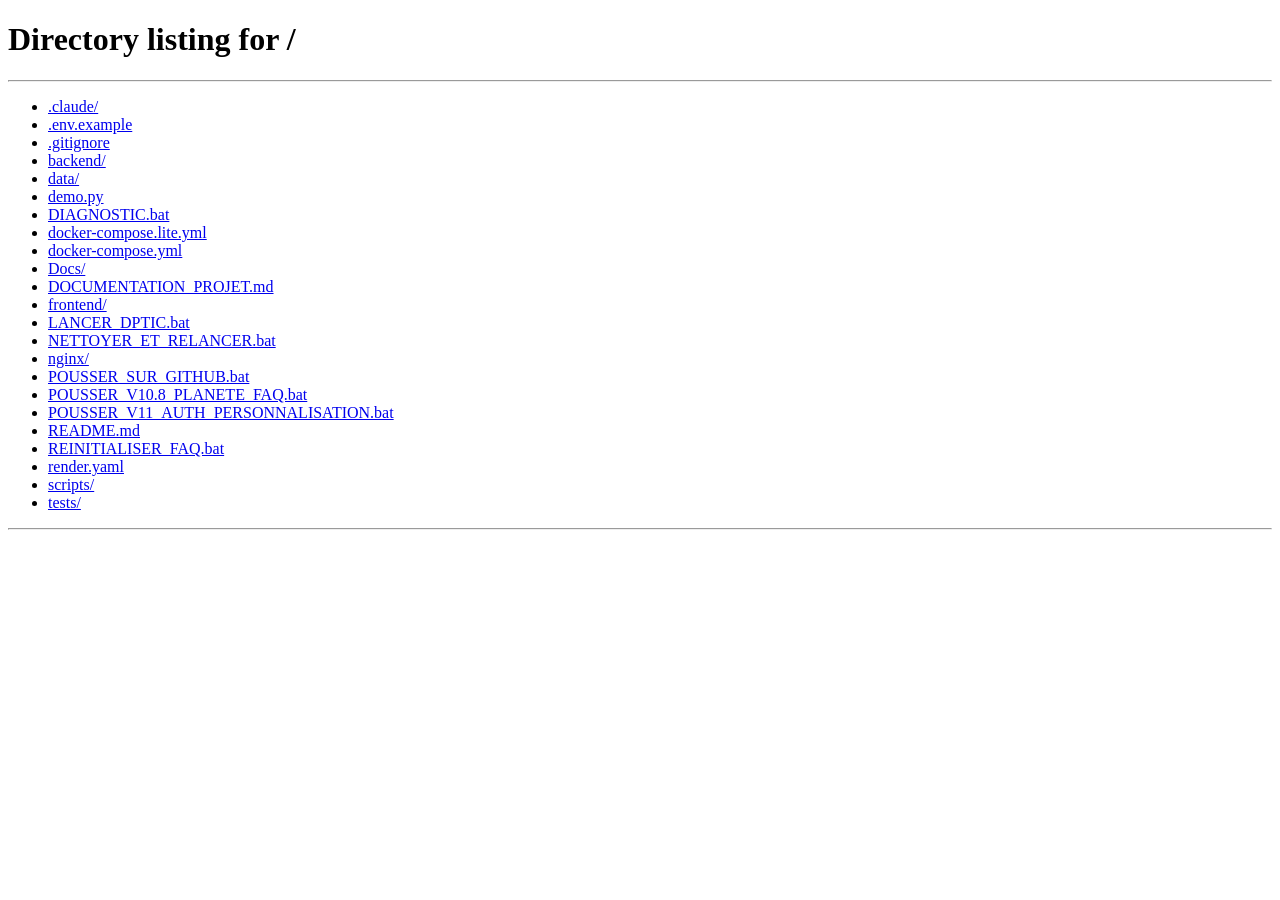
<file: frontend/admin_lessons.html>
<!DOCTYPE html>
<html lang="fr">
<head>
  <meta charset="UTF-8" />
  <meta name="viewport" content="width=device-width, initial-scale=1.0" />
  <title>EduBot Admin — Créer une leçon</title>
  <link rel="preconnect" href="https://fonts.googleapis.com" />
  <link href="https://fonts.googleapis.com/css2?family=Inter:wght@400;500;600;700&family=Outfit:wght@600;700;800&display=swap" rel="stylesheet" />
  <style>
    :root {
      --green: #008751;
      --green-light: #e6f4ed;
      --green-mid: #00a562;
      --blue: #1a3a5c;
      --blue-light: #e8f0f9;
      --yellow: #f59e0b;
      --red: #e31b23;
      --purple: #7c3aed;
      --purple-light: #f5f3ff;
      --orange: #ea580c;
      --orange-light: #fff7ed;
      --bg: #f1f5f9;
      --card: #ffffff;
      --text: #0f172a;
      --text-muted: #64748b;
      --border: #e2e8f0;
      --radius: 16px;
      --shadow: 0 1px 3px rgba(0,0,0,.08), 0 4px 16px rgba(0,0,0,.06);
    }
    * { box-sizing: border-box; margin: 0; padding: 0; }
    body { font-family: 'Inter', sans-serif; background: var(--bg); color: var(--text); min-height: 100vh; }

    /* ── NAV ── */
    nav {
      background: var(--blue); color: #fff;
      padding: 0 28px; height: 60px;
      display: flex; align-items: center; justify-content: space-between;
      position: sticky; top: 0; z-index: 100;
    }
    .nav-brand { display: flex; align-items: center; gap: 10px; }
    .nav-logo {
      width: 34px; height: 34px; border-radius: 8px;
      background: var(--green); display: flex; align-items: center; justify-content: center;
      font-family: 'Outfit', sans-serif; font-weight: 800; font-size: 16px; color: #fff;
    }
    .nav-title { font-family: 'Outfit', sans-serif; font-weight: 700; font-size: 17px; }
    .nav-title span { color: #6ee7b7; }
    .admin-badge {
      background: rgba(255,255,255,.15); color: #fff;
      padding: 4px 12px; border-radius: 20px; font-size: 12px; font-weight: 600;
      letter-spacing: .5px;
    }
    .btn-back {
      background: rgba(255,255,255,.1); color: #fff; border: 1px solid rgba(255,255,255,.2);
      padding: 7px 14px; border-radius: 8px; font-size: 13px; font-weight: 500;
      cursor: pointer; transition: background .15s; text-decoration: none;
      display: flex; align-items: center; gap: 6px;
    }
    .btn-back:hover { background: rgba(255,255,255,.2); }

    /* ── WIZARD STEPS ── */
    .wizard-bar {
      background: var(--card); border-bottom: 1px solid var(--border);
      padding: 0 28px; display: flex; align-items: stretch;
    }
    .step-tab {
      display: flex; align-items: center; gap: 10px;
      padding: 16px 20px; border-bottom: 3px solid transparent;
      cursor: pointer; transition: all .15s; color: var(--text-muted);
      font-size: 14px; font-weight: 500; white-space: nowrap;
    }
    .step-tab.active { border-bottom-color: var(--green); color: var(--green); font-weight: 600; }
    .step-tab.done { color: var(--green); }
    .step-tab.locked { color: var(--border); cursor: not-allowed; }
    .step-circle {
      width: 26px; height: 26px; border-radius: 50%;
      display: flex; align-items: center; justify-content: center;
      font-size: 12px; font-weight: 700; background: var(--border); color: var(--text-muted);
    }
    .step-tab.active .step-circle { background: var(--green); color: #fff; }
    .step-tab.done .step-circle { background: var(--green); color: #fff; }

    /* ── MAIN ── */
    .main-wrap { max-width: 860px; margin: 0 auto; padding: 32px 20px 60px; }

    /* ── CARDS ── */
    .card {
      background: var(--card); border-radius: var(--radius);
      box-shadow: var(--shadow); padding: 28px 32px; margin-bottom: 20px;
    }
    .card-title {
      font-family: 'Outfit', sans-serif; font-size: 19px; font-weight: 700;
      margin-bottom: 6px; color: var(--text);
    }
    .card-sub { color: var(--text-muted); font-size: 14px; margin-bottom: 24px; }

    /* ── STEP SCREENS ── */
    .step-screen { display: none; }
    .step-screen.active { display: block; }

    /* ── PILL SELECTOR ── */
    .pill-group { display: flex; flex-wrap: wrap; gap: 10px; margin-bottom: 8px; }
    .pill {
      padding: 9px 18px; border-radius: 30px; border: 2px solid var(--border);
      background: var(--bg); font-size: 14px; font-weight: 500;
      cursor: pointer; transition: all .15s;
    }
    .pill:hover { border-color: var(--green); background: var(--green-light); color: var(--green); }
    .pill.selected { border-color: var(--green); background: var(--green); color: #fff; font-weight: 600; }
    .pill.disabled { opacity: .4; cursor: not-allowed; }
    .field-label { font-size: 13px; font-weight: 600; color: var(--text-muted); text-transform: uppercase; letter-spacing: .5px; margin-bottom: 10px; }

    /* ── INPUTS ── */
    input[type=text], input[type=number], textarea, select {
      width: 100%; border: 2px solid var(--border); border-radius: 10px;
      padding: 12px 14px; font-size: 15px; font-family: 'Inter', sans-serif;
      outline: none; transition: border-color .15s; background: var(--bg);
    }
    input[type=text]:focus, input[type=number]:focus, textarea:focus, select:focus { border-color: var(--green); background: #fff; }
    .field-row { margin-bottom: 20px; }

    /* ── BUTTONS ── */
    .btn-primary {
      background: var(--green); color: #fff; border: none;
      padding: 13px 28px; border-radius: 12px; font-size: 15px; font-weight: 600;
      cursor: pointer; transition: opacity .15s; display: inline-flex; align-items: center; gap: 8px;
    }
    .btn-primary:hover { opacity: .88; }
    .btn-primary:disabled { opacity: .4; cursor: not-allowed; }
    .btn-secondary {
      background: var(--bg); color: var(--text); border: 2px solid var(--border);
      padding: 13px 22px; border-radius: 12px; font-size: 15px; font-weight: 500;
      cursor: pointer; transition: all .15s; display: inline-flex; align-items: center; gap: 8px;
    }
    .btn-secondary:hover { border-color: var(--green); color: var(--green); }
    .btn-ai {
      background: linear-gradient(135deg, #7c3aed, #4f46e5);
      color: #fff; border: none;
      padding: 13px 24px; border-radius: 12px; font-size: 15px; font-weight: 600;
      cursor: pointer; transition: opacity .15s; display: inline-flex; align-items: center; gap: 8px;
    }
    .btn-ai:hover { opacity: .88; }
    .btn-ai:disabled { opacity: .5; cursor: not-allowed; }
    .btn-row { display: flex; gap: 12px; align-items: center; justify-content: space-between; margin-top: 28px; }
    .btn-row-right { display: flex; gap: 12px; }

    /* ── CONTENT EDITOR ── */
    .editor-wrap { position: relative; }
    .content-textarea {
      min-height: 280px; resize: vertical;
      font-family: 'Inter', monospace; font-size: 14px; line-height: 1.7;
    }
    .editor-toolbar {
      display: flex; gap: 6px; margin-bottom: 8px; flex-wrap: wrap;
    }
    .tb-btn {
      padding: 5px 10px; border-radius: 6px; border: 1px solid var(--border);
      background: var(--card); font-size: 13px; cursor: pointer; font-family: monospace;
      transition: background .1s;
    }
    .tb-btn:hover { background: var(--green-light); color: var(--green); }
    .ai-generating {
      display: none; align-items: center; gap: 10px;
      background: var(--purple-light); border: 1px solid #c4b5fd;
      border-radius: 10px; padding: 12px 16px; font-size: 14px; color: #5b21b6; margin-top: 10px;
    }
    .ai-generating.show { display: flex; }
    .ai-dots span {
      display: inline-block; width: 6px; height: 6px; border-radius: 50%;
      background: #7c3aed; margin: 0 2px;
      animation: dot-bounce .8s infinite alternate;
    }
    .ai-dots span:nth-child(2) { animation-delay: .2s; }
    .ai-dots span:nth-child(3) { animation-delay: .4s; }
    @keyframes dot-bounce { from { opacity:.2; transform: translateY(0); } to { opacity:1; transform: translateY(-4px); } }

    /* ── EXERCISE BUILDER ── */
    .ex-type-grid { display: grid; grid-template-columns: repeat(3, 1fr); gap: 12px; margin-bottom: 24px; }
    .ex-type-card {
      padding: 16px; border-radius: 12px; border: 2px solid var(--border);
      cursor: pointer; transition: all .15s; text-align: center; background: var(--bg);
    }
    .ex-type-card:hover { border-color: var(--green); background: var(--green-light); }
    .ex-type-card.selected { border-color: var(--green); background: var(--green); color: #fff; }
    .ex-type-icon { font-size: 26px; margin-bottom: 6px; }
    .ex-type-label { font-size: 13px; font-weight: 600; }

    .exercises-container { display: flex; flex-direction: column; gap: 16px; }
    .exercise-block {
      background: var(--bg); border: 2px solid var(--border);
      border-radius: 14px; padding: 20px;
      position: relative;
    }
    .exercise-block .ex-header {
      display: flex; align-items: center; gap: 10px; margin-bottom: 16px;
    }
    .ex-num-badge {
      width: 28px; height: 28px; border-radius: 8px;
      background: var(--green); color: #fff;
      display: flex; align-items: center; justify-content: center;
      font-weight: 700; font-size: 13px; flex-shrink: 0;
    }
    .ex-type-pill {
      padding: 3px 10px; border-radius: 20px; font-size: 11px; font-weight: 600;
      text-transform: uppercase; background: var(--green-light); color: var(--green);
    }
    .btn-del-ex {
      margin-left: auto; background: #fee2e2; color: var(--red);
      border: none; border-radius: 8px; padding: 5px 10px; font-size: 12px;
      cursor: pointer; font-weight: 600; transition: background .15s;
    }
    .btn-del-ex:hover { background: #fecaca; }

    /* QCM Options */
    .qcm-options { display: flex; flex-direction: column; gap: 8px; }
    .qcm-opt-row { display: flex; align-items: center; gap: 8px; }
    .opt-label {
      width: 30px; height: 30px; border-radius: 8px;
      background: var(--border); display: flex; align-items: center; justify-content: center;
      font-weight: 700; font-size: 13px; flex-shrink: 0; color: var(--text-muted);
    }
    .opt-label.correct { background: var(--green); color: #fff; }
    .qcm-opt-row input { flex: 1; padding: 9px 12px; font-size: 14px; }
    .btn-correct {
      padding: 6px 10px; border-radius: 8px; font-size: 12px; font-weight: 600;
      cursor: pointer; border: 1px solid var(--border); background: var(--bg);
      color: var(--text-muted); white-space: nowrap;
    }
    .btn-correct.active { background: var(--green); color: #fff; border-color: var(--green); }

    /* H5P Upload */
    .h5p-zone {
      border: 2px dashed var(--border); border-radius: 12px;
      padding: 32px; text-align: center; cursor: pointer;
      transition: all .15s;
    }
    .h5p-zone:hover { border-color: var(--green); background: var(--green-light); }
    .h5p-zone.has-file { border-color: var(--green); background: var(--green-light); }
    .h5p-icon { font-size: 36px; margin-bottom: 8px; }

    /* ── PREVIEW ── */
    .preview-lesson {
      background: var(--card); border: 1px solid var(--border);
      border-radius: 14px; padding: 24px; margin-bottom: 16px;
      line-height: 1.8; font-size: 15px;
    }
    .preview-lesson h2 { font-family: 'Outfit', sans-serif; font-size: 20px; margin-bottom: 12px; color: var(--green); }
    .preview-lesson h3 { font-size: 16px; font-weight: 600; margin: 16px 0 8px; }
    .preview-lesson p { margin-bottom: 10px; }
    .preview-lesson ul, .preview-lesson ol { padding-left: 20px; margin-bottom: 10px; }
    .ex-preview-card {
      background: var(--bg); border-radius: 12px; padding: 16px; margin-top: 12px;
      border-left: 4px solid var(--green);
    }
    .ex-preview-q { font-weight: 600; font-size: 15px; margin-bottom: 8px; }
    .ex-preview-opts { display: flex; flex-direction: column; gap: 6px; }
    .ex-preview-opt { display: flex; align-items: center; gap: 8px; font-size: 14px; }
    .ex-preview-opt.correct { color: var(--green); font-weight: 600; }

    /* ── PUBLISH SUCCESS ── */
    .success-screen { text-align: center; padding: 48px 24px; }
    .success-icon { font-size: 64px; margin-bottom: 16px; }
    .success-screen h2 { font-family: 'Outfit', sans-serif; font-size: 24px; margin-bottom: 8px; }
    .success-screen p { color: var(--text-muted); font-size: 15px; margin-bottom: 28px; }

    /* ── TOAST ── */
    .toast {
      position: fixed; bottom: 24px; right: 24px;
      background: #1e293b; color: #fff;
      padding: 14px 20px; border-radius: 12px; font-size: 14px; font-weight: 500;
      box-shadow: 0 8px 24px rgba(0,0,0,.2);
      transform: translateY(80px); opacity: 0;
      transition: all .3s; z-index: 999;
    }
    .toast.show { transform: translateY(0); opacity: 1; }
    .toast.success { border-left: 4px solid var(--green); }
    .toast.error { border-left: 4px solid var(--red); }

    /* ── SPINNER ── */
    .spinner {
      width: 18px; height: 18px; border: 2px solid rgba(255,255,255,.3);
      border-top-color: #fff; border-radius: 50%;
      animation: spin .7s linear infinite;
    }
    .spinner.dark { border-color: rgba(0,0,0,.1); border-top-color: var(--green); }
    @keyframes spin { to { transform: rotate(360deg); } }

    @media (max-width: 640px) {
      .ex-type-grid { grid-template-columns: repeat(2, 1fr); }
      .main-wrap { padding: 16px 12px 60px; }
      .card { padding: 20px 18px; }
    }
  </style>
</head>
<body>

<!-- NAV -->
<nav>
  <div class="nav-brand">
    <div class="nav-logo">E</div>
    <div class="nav-title">Edu<span>Bot</span></div>
    <span class="admin-badge">ADMIN</span>
  </div>
  <a href="/" class="btn-back">
    ← Retour au chat
  </a>
</nav>

<!-- WIZARD BAR -->
<div class="wizard-bar">
  <div class="step-tab active" id="tab-1" onclick="goToStep(1)">
    <div class="step-circle">1</div> Configuration
  </div>
  <div class="step-tab locked" id="tab-2">
    <div class="step-circle">2</div> Contenu
  </div>
  <div class="step-tab locked" id="tab-3">
    <div class="step-circle">3</div> Exercices
  </div>
  <div class="step-tab locked" id="tab-4">
    <div class="step-circle">4</div> Publication
  </div>
</div>

<!-- MAIN -->
<div class="main-wrap">

  <!-- ═══ STEP 1 : Configuration ═══ -->
  <div id="step-1" class="step-screen active">
    <div class="card">
      <div class="card-title">Configuration de la leçon</div>
      <div class="card-sub">Choisis le niveau scolaire, la matière et donne un titre à la leçon.</div>

      <div class="field-row">
        <div class="field-label">Niveau scolaire</div>
        <div class="pill-group" id="niveau-group">
          <button class="pill" onclick="selectPill('niveau', 'CI', this)">CI</button>
          <button class="pill" onclick="selectPill('niveau', 'CP', this)">CP</button>
          <button class="pill" onclick="selectPill('niveau', 'CE1', this)">CE1</button>
          <button class="pill" onclick="selectPill('niveau', 'CE2', this)">CE2</button>
          <button class="pill" onclick="selectPill('niveau', 'CM1', this)">CM1</button>
          <button class="pill" onclick="selectPill('niveau', 'CM2', this)">CM2</button>
        </div>
      </div>

      <div class="field-row">
        <div class="field-label">Matière</div>
        <div class="pill-group" id="matiere-group">
          <button class="pill" onclick="selectPill('matiere', 'francais', this)">Français</button>
          <button class="pill" onclick="selectPill('matiere', 'mathematiques', this)">Mathématiques</button>
          <button class="pill" onclick="selectPill('matiere', 'sciences', this)">Sciences</button>
          <button class="pill" onclick="selectPill('matiere', 'anglais', this)">Anglais</button>
          <button class="pill" onclick="selectPill('matiere', 'histoire-geo', this)">Histoire-Géo</button>
        </div>
      </div>

      <div class="field-row">
        <div class="field-label">Titre de la leçon</div>
        <input type="text" id="lesson-title" placeholder="Ex : Les nombres de 0 à 10, Le verbe au présent…" />
      </div>

      <div class="field-row">
        <div class="field-label">Durée estimée (minutes)</div>
        <input type="number" id="lesson-duration" value="30" min="10" max="120" style="max-width:120px" />
      </div>

      <div class="btn-row">
        <span style="font-size:13px;color:var(--text-muted)">Étape 1 sur 4</span>
        <button class="btn-primary" onclick="validateStep1()">Continuer → Contenu</button>
      </div>
    </div>
  </div>

  <!-- ═══ STEP 2 : Contenu ═══ -->
  <div id="step-2" class="step-screen">
    <div class="card">
      <div class="card-title">Contenu de la leçon</div>
      <div class="card-sub">Rédige le contenu pédagogique ou génère-le automatiquement avec l'IA.</div>

      <div style="display:flex;gap:12px;align-items:center;margin-bottom:20px;flex-wrap:wrap">
        <button class="btn-ai" id="btn-generate" onclick="generateContent()">
          ✨ Générer avec l'IA
        </button>
        <span style="font-size:13px;color:var(--text-muted)">
          EduBot rédigera le cours selon le niveau et la matière choisis.
        </span>
      </div>

      <div class="ai-generating" id="ai-generating">
        <div class="ai-dots"><span></span><span></span><span></span></div>
        <span>L'IA rédige la leçon… (quelques secondes)</span>
      </div>

      <div class="field-row" style="margin-top:16px">
        <div class="field-label">Contenu (Markdown supporté)</div>
        <div class="editor-toolbar">
          <button class="tb-btn" onclick="insertMd('## ', '')">H2</button>
          <button class="tb-btn" onclick="insertMd('### ', '')">H3</button>
          <button class="tb-btn" onclick="insertMd('**', '**')"><b>Gras</b></button>
          <button class="tb-btn" onclick="insertMd('*', '*')"><em>Italique</em></button>
          <button class="tb-btn" onclick="insertMd('- ', '')">Liste</button>
          <button class="tb-btn" onclick="insertMd('\n\n---\n\n', '')">Séparateur</button>
        </div>
        <textarea class="content-textarea" id="lesson-content"
          placeholder="Écris le contenu de la leçon ici...&#10;&#10;## Introduction&#10;...&#10;&#10;## Exemple&#10;..."></textarea>
      </div>

      <div class="field-row">
        <div class="field-label">Résumé court (affiché à l'élève)</div>
        <textarea id="lesson-summary" rows="3" placeholder="Une phrase courte décrivant l'objectif de la leçon…"></textarea>
      </div>

      <div class="btn-row">
        <button class="btn-secondary" onclick="goToStep(1)">← Retour</button>
        <button class="btn-primary" onclick="validateStep2()">Continuer → Exercices</button>
      </div>
    </div>
  </div>

  <!-- ═══ STEP 3 : Exercices ═══ -->
  <div id="step-3" class="step-screen">
    <div class="card">
      <div class="card-title">Exercices interactifs</div>
      <div class="card-sub">Ajoute des exercices pour que l'élève s'entraîne. Choisis le type et remplis les champs.</div>

      <div class="field-label" style="margin-bottom:12px">Ajouter un exercice</div>
      <div class="ex-type-grid">
        <div class="ex-type-card" onclick="addExercise('qcm')">
          <div class="ex-type-icon">🔘</div>
          <div class="ex-type-label">QCM</div>
          <div style="font-size:11px;color:var(--text-muted);margin-top:3px">Choix multiple</div>
        </div>
        <div class="ex-type-card" onclick="addExercise('vrai_faux')">
          <div class="ex-type-icon">✅</div>
          <div class="ex-type-label">Vrai / Faux</div>
          <div style="font-size:11px;color:var(--text-muted);margin-top:3px">Affirmation à juger</div>
        </div>
        <div class="ex-type-card" onclick="addExercise('texte_trous')">
          <div class="ex-type-icon">✏️</div>
          <div class="ex-type-label">Texte à trous</div>
          <div style="font-size:11px;color:var(--text-muted);margin-top:3px">Mot manquant</div>
        </div>
        <div class="ex-type-card" onclick="addExercise('association')">
          <div class="ex-type-icon">🔗</div>
          <div class="ex-type-label">Association</div>
          <div style="font-size:11px;color:var(--text-muted);margin-top:3px">Relier les éléments</div>
        </div>
        <div class="ex-type-card" onclick="addExercise('h5p')">
          <div class="ex-type-icon">📦</div>
          <div class="ex-type-label">Fichier H5P</div>
          <div style="font-size:11px;color:var(--text-muted);margin-top:3px">Contenu interactif</div>
        </div>
        <div class="ex-type-card" onclick="addExercise('redaction')">
          <div class="ex-type-icon">📝</div>
          <div class="ex-type-label">Rédaction</div>
          <div style="font-size:11px;color:var(--text-muted);margin-top:3px">Réponse libre</div>
        </div>
      </div>

      <div class="exercises-container" id="exercises-container">
        <div id="no-exercises-hint" style="color:var(--text-muted);font-size:14px;padding:12px 0">
          Aucun exercice ajouté. Clique sur un type ci-dessus pour commencer.
        </div>
      </div>

      <div class="btn-row" style="margin-top:28px">
        <button class="btn-secondary" onclick="goToStep(2)">← Retour</button>
        <button class="btn-primary" onclick="validateStep3()">Continuer → Aperçu</button>
      </div>
    </div>
  </div>

  <!-- ═══ STEP 4 : Publication ═══ -->
  <div id="step-4" class="step-screen">
    <div class="card" id="preview-card">
      <div class="card-title">Aperçu & Publication</div>
      <div class="card-sub">Vérifie la leçon avant de la publier pour les élèves.</div>
      <div id="preview-content"></div>
      <div class="btn-row" style="margin-top:28px">
        <button class="btn-secondary" onclick="goToStep(3)">← Retour</button>
        <button class="btn-primary" id="btn-publish" onclick="publishLesson()">
          Publier la leçon
        </button>
      </div>
    </div>

    <!-- Succès -->
    <div id="success-screen" class="success-screen" style="display:none">
      <div class="success-icon">🎉</div>
      <h2>Leçon publiée avec succès !</h2>
      <p>La leçon est maintenant disponible pour les élèves du niveau <strong id="success-niveau"></strong>.</p>
      <div style="display:flex;gap:12px;justify-content:center;flex-wrap:wrap">
        <button class="btn-primary" onclick="resetWizard()">+ Créer une autre leçon</button>
        <a href="/" class="btn-secondary" style="text-decoration:none">Retour au chat</a>
      </div>
    </div>
  </div>

</div><!-- /main-wrap -->

<!-- TOAST -->
<div class="toast" id="toast"></div>

<script>
// ═══════════════════════════════════════════
//  STATE
// ═══════════════════════════════════════════
const API = window.API_URL || '/api';
const token = localStorage.getItem('edubot_token');

const lesson = {
  niveau: null,
  matiere: null,
  title: '',
  content: '',
  summary: '',
  duration_minutes: 30,
};
const exercises = [];   // list of exercise objects
let exCounter = 0;      // for unique IDs

// ═══════════════════════════════════════════
//  NAV / WIZARD
// ═══════════════════════════════════════════
let currentStep = 1;

function goToStep(n) {
  if (n > currentStep) return; // can only go back or stay
  currentStep = n;
  document.querySelectorAll('.step-screen').forEach(s => s.classList.remove('active'));
  document.getElementById(`step-${n}`).classList.add('active');
  document.querySelectorAll('.step-tab').forEach((t, i) => {
    t.classList.remove('active', 'done', 'locked');
    if (i + 1 < n) t.classList.add('done');
    else if (i + 1 === n) t.classList.add('active');
    else t.classList.add('locked');
  });
  window.scrollTo({ top: 0, behavior: 'smooth' });
}

function advanceToStep(n) {
  currentStep = n;
  document.querySelectorAll('.step-screen').forEach(s => s.classList.remove('active'));
  document.getElementById(`step-${n}`).classList.add('active');
  document.querySelectorAll('.step-tab').forEach((t, i) => {
    t.classList.remove('active', 'done', 'locked');
    if (i + 1 < n) t.classList.add('done');
    else if (i + 1 === n) t.classList.add('active');
    else t.classList.add('locked');
    // make past tabs clickable
    if (i + 1 <= n) t.onclick = () => goToStep(i + 1);
  });
  window.scrollTo({ top: 0, behavior: 'smooth' });
}

// ═══════════════════════════════════════════
//  PILL SELECTOR
// ═══════════════════════════════════════════
function selectPill(field, value, btn) {
  lesson[field] = value;
  btn.closest('.pill-group').querySelectorAll('.pill').forEach(p => p.classList.remove('selected'));
  btn.classList.add('selected');
}

// ═══════════════════════════════════════════
//  STEP VALIDATORS
// ═══════════════════════════════════════════
function validateStep1() {
  if (!lesson.niveau) { toast('Choisis un niveau scolaire.', 'error'); return; }
  if (!lesson.matiere) { toast('Choisis une matière.', 'error'); return; }
  const title = document.getElementById('lesson-title').value.trim();
  if (!title) { toast('Donne un titre à la leçon.', 'error'); return; }
  lesson.title = title;
  lesson.duration_minutes = parseInt(document.getElementById('lesson-duration').value) || 30;
  advanceToStep(2);
}

function validateStep2() {
  const content = document.getElementById('lesson-content').value.trim();
  if (!content) { toast('Le contenu de la leçon ne peut pas être vide.', 'error'); return; }
  lesson.content = content;
  lesson.summary = document.getElementById('lesson-summary').value.trim();
  advanceToStep(3);
}

function validateStep3() {
  if (exercises.length === 0) {
    if (!confirm('Aucun exercice ajouté. Publier quand même ?')) return;
  }
  buildPreview();
  advanceToStep(4);
}

// ═══════════════════════════════════════════
//  AI GENERATION
// ═══════════════════════════════════════════
async function generateContent() {
  const btn = document.getElementById('btn-generate');
  const indicator = document.getElementById('ai-generating');
  btn.disabled = true;
  indicator.classList.add('show');

  try {
    const res = await fetch(API + '/admin/lessons/generate', {
      method: 'POST',
      headers: { 'Content-Type': 'application/json', 'Authorization': `Bearer ${token}` },
      body: JSON.stringify({ niveau: lesson.niveau, matiere: lesson.matiere, titre: lesson.title }),
    });
    if (!res.ok) {
      const err = await res.json().catch(() => ({}));
      throw new Error(err.detail || `Erreur ${res.status}`);
    }
    const data = await res.json();
    document.getElementById('lesson-content').value = data.content || '';
    document.getElementById('lesson-summary').value = data.summary || '';
    toast('Contenu généré par l\'IA !', 'success');
  } catch (e) {
    toast('Erreur : ' + e.message, 'error');
  } finally {
    btn.disabled = false;
    indicator.classList.remove('show');
  }
}

// ═══════════════════════════════════════════
//  EDITOR TOOLBAR
// ═══════════════════════════════════════════
function insertMd(prefix, suffix) {
  const ta = document.getElementById('lesson-content');
  const start = ta.selectionStart;
  const end = ta.selectionEnd;
  const selected = ta.value.substring(start, end);
  const replacement = prefix + selected + suffix;
  ta.value = ta.value.substring(0, start) + replacement + ta.value.substring(end);
  ta.selectionStart = start + prefix.length;
  ta.selectionEnd = start + prefix.length + selected.length;
  ta.focus();
}

// ═══════════════════════════════════════════
//  EXERCISE BUILDER
// ═══════════════════════════════════════════
const EX_LABELS = {
  qcm: 'QCM',
  vrai_faux: 'Vrai / Faux',
  texte_trous: 'Texte à trous',
  association: 'Association',
  h5p: 'H5P',
  redaction: 'Rédaction',
};

function addExercise(type) {
  exCounter++;
  const exId = `ex-${exCounter}`;
  const exObj = { id: exId, type, question: '', correct_answer: '', explanation: '', points: 1 };

  if (type === 'qcm') {
    exObj.options = [
      { label: 'A', text: '', correct: false },
      { label: 'B', text: '', correct: false },
      { label: 'C', text: '', correct: false },
      { label: 'D', text: '', correct: false },
    ];
  } else if (type === 'vrai_faux') {
    exObj.correct_answer = 'Vrai';
  } else if (type === 'association') {
    exObj.pairs = [
      { left: '', right: '' },
      { left: '', right: '' },
    ];
  }

  exercises.push(exObj);
  renderExercises();
  document.getElementById('no-exercises-hint').style.display = 'none';
  // scroll to new exercise
  setTimeout(() => {
    const el = document.getElementById(exId);
    if (el) el.scrollIntoView({ behavior: 'smooth', block: 'center' });
  }, 100);
}

function removeExercise(exId) {
  const idx = exercises.findIndex(e => e.id === exId);
  if (idx !== -1) exercises.splice(idx, 1);
  renderExercises();
  if (exercises.length === 0) document.getElementById('no-exercises-hint').style.display = '';
}

function renderExercises() {
  const container = document.getElementById('exercises-container');
  // Keep the hint element
  const hint = document.getElementById('no-exercises-hint');
  container.innerHTML = '';
  container.appendChild(hint);

  exercises.forEach((ex, idx) => {
    const block = document.createElement('div');
    block.className = 'exercise-block';
    block.id = ex.id;
    block.innerHTML = `
      <div class="ex-header">
        <div class="ex-num-badge">${idx + 1}</div>
        <span class="ex-type-pill">${EX_LABELS[ex.type]}</span>
        <button class="btn-del-ex" onclick="removeExercise('${ex.id}')">Supprimer</button>
      </div>
      ${renderExerciseFields(ex)}
    `;
    container.appendChild(block);
  });
}

function renderExerciseFields(ex) {
  const baseFields = `
    <div class="field-row">
      <div class="field-label">Question</div>
      <textarea rows="2" style="font-size:14px;resize:vertical"
        placeholder="Pose ta question ici…"
        oninput="updateEx('${ex.id}','question',this.value)">${ex.question}</textarea>
    </div>`;

  const pointsField = `
    <div class="field-row" style="display:flex;gap:12px;align-items:center">
      <div>
        <div class="field-label">Points</div>
        <input type="number" value="${ex.points}" min="1" max="10" style="max-width:80px;font-size:14px"
          oninput="updateEx('${ex.id}','points',parseInt(this.value)||1)" />
      </div>
      <div style="flex:1">
        <div class="field-label">Explication (après correction)</div>
        <input type="text" placeholder="Optionnel — explique la bonne réponse…"
          value="${ex.explanation}"
          oninput="updateEx('${ex.id}','explanation',this.value)" />
      </div>
    </div>`;

  if (ex.type === 'qcm') {
    const opts = ex.options.map(o => `
      <div class="qcm-opt-row">
        <div class="opt-label ${o.correct ? 'correct' : ''}" id="lbl-${ex.id}-${o.label}">${o.label}</div>
        <input type="text" placeholder="Réponse ${o.label}…" value="${o.text}" style="font-size:14px"
          oninput="updateQcmOption('${ex.id}','${o.label}','text',this.value)" />
        <button class="btn-correct ${o.correct ? 'active' : ''}"
          onclick="setCorrectOption('${ex.id}','${o.label}')">
          ${o.correct ? '✓ Correct' : 'Définir correct'}
        </button>
      </div>`).join('');
    return baseFields + `
      <div class="field-row">
        <div class="field-label">Options</div>
        <div class="qcm-options" id="qcm-opts-${ex.id}">${opts}</div>
      </div>` + pointsField;
  }

  if (ex.type === 'vrai_faux') {
    return baseFields + `
      <div class="field-row">
        <div class="field-label">Bonne réponse</div>
        <div class="pill-group">
          <button class="pill ${ex.correct_answer === 'Vrai' ? 'selected' : ''}"
            onclick="updateEx('${ex.id}','correct_answer','Vrai');this.closest('.pill-group').querySelectorAll('.pill').forEach(p=>p.classList.remove('selected'));this.classList.add('selected')">Vrai</button>
          <button class="pill ${ex.correct_answer === 'Faux' ? 'selected' : ''}"
            onclick="updateEx('${ex.id}','correct_answer','Faux');this.closest('.pill-group').querySelectorAll('.pill').forEach(p=>p.classList.remove('selected'));this.classList.add('selected')">Faux</button>
        </div>
      </div>` + pointsField;
  }

  if (ex.type === 'texte_trous') {
    return `
      <div class="field-row">
        <div class="field-label">Phrase avec trou(s)</div>
        <textarea rows="2" style="font-size:14px;resize:vertical"
          placeholder="Ex : Le chien est un animal ___________."
          oninput="updateEx('${ex.id}','question',this.value)">${ex.question}</textarea>
        <div style="font-size:12px;color:var(--text-muted);margin-top:4px">Utilise ___ pour marquer les trous.</div>
      </div>
      <div class="field-row">
        <div class="field-label">Réponse correcte</div>
        <input type="text" placeholder="Mot(s) attendu(s), séparés par des virgules si plusieurs trous"
          value="${ex.correct_answer}"
          oninput="updateEx('${ex.id}','correct_answer',this.value)" />
      </div>` + pointsField;
  }

  if (ex.type === 'association') {
    const pairs = (ex.pairs || []).map((p, i) => `
      <div class="qcm-opt-row">
        <input type="text" placeholder="Gauche ${i+1}" value="${p.left}" style="font-size:14px"
          oninput="updatePair('${ex.id}',${i},'left',this.value)" />
        <span style="color:var(--text-muted);font-weight:700">→</span>
        <input type="text" placeholder="Droite ${i+1}" value="${p.right}" style="font-size:14px"
          oninput="updatePair('${ex.id}',${i},'right',this.value)" />
      </div>`).join('');
    return `
      <div class="field-row">
        <div class="field-label">Consigne</div>
        <textarea rows="2" style="font-size:14px;resize:vertical"
          placeholder="Ex : Relie chaque animal à son habitat."
          oninput="updateEx('${ex.id}','question',this.value)">${ex.question}</textarea>
      </div>
      <div class="field-row">
        <div class="field-label">Paires à associer</div>
        <div class="qcm-options" id="pairs-${ex.id}">${pairs}</div>
        <button onclick="addPair('${ex.id}')" style="margin-top:8px;background:none;border:1px dashed var(--border);border-radius:8px;padding:6px 14px;cursor:pointer;font-size:13px;color:var(--text-muted)">+ Ajouter une paire</button>
      </div>` + pointsField;
  }

  if (ex.type === 'h5p') {
    return `
      <div class="field-row">
        <div class="field-label">Titre de l'exercice H5P</div>
        <input type="text" placeholder="Ex : Activité interactive — Les saisons"
          value="${ex.question}"
          oninput="updateEx('${ex.id}','question',this.value)" />
      </div>
      <div class="field-row">
        <div class="field-label">Fichier H5P</div>
        <div class="h5p-zone" id="h5p-zone-${ex.id}"
          onclick="document.getElementById('h5p-input-${ex.id}').click()">
          <div class="h5p-icon">📦</div>
          <div style="font-weight:600;font-size:15px" id="h5p-name-${ex.id}">Dépose ou clique pour choisir un fichier .h5p</div>
          <div style="font-size:12px;color:var(--text-muted);margin-top:4px">Format .h5p uniquement</div>
        </div>
        <input type="file" id="h5p-input-${ex.id}" accept=".h5p" style="display:none"
          onchange="handleH5P('${ex.id}', this)" />
      </div>
      <div class="field-row">
        <div class="field-label">Points</div>
        <input type="number" value="${ex.points}" min="1" max="10" style="max-width:80px;font-size:14px"
          oninput="updateEx('${ex.id}','points',parseInt(this.value)||1)" />
      </div>`;
  }

  if (ex.type === 'redaction') {
    return baseFields + `
      <div class="field-row">
        <div class="field-label">Éléments de correction attendus (optionnel)</div>
        <textarea rows="2" style="font-size:14px;resize:vertical"
          placeholder="Mots-clés ou critères que l'élève devrait mentionner…"
          oninput="updateEx('${ex.id}','correct_answer',this.value)">${ex.correct_answer}</textarea>
      </div>` + pointsField;
  }

  return baseFields + pointsField;
}

// ═══════════════════════════════════════════
//  EXERCISE STATE UPDATERS
// ═══════════════════════════════════════════
function updateEx(exId, field, value) {
  const ex = exercises.find(e => e.id === exId);
  if (ex) ex[field] = value;
}

function updateQcmOption(exId, label, field, value) {
  const ex = exercises.find(e => e.id === exId);
  if (!ex) return;
  const opt = ex.options.find(o => o.label === label);
  if (opt) opt[field] = value;
}

function setCorrectOption(exId, label) {
  const ex = exercises.find(e => e.id === exId);
  if (!ex) return;
  ex.options.forEach(o => o.correct = (o.label === label));
  ex.correct_answer = label;
  // Re-render just this exercise's options
  const block = document.getElementById(exId);
  if (block) {
    const optsContainer = block.querySelector('.qcm-options');
    if (optsContainer) {
      optsContainer.innerHTML = ex.options.map(o => `
        <div class="qcm-opt-row">
          <div class="opt-label ${o.correct ? 'correct' : ''}">${o.label}</div>
          <input type="text" placeholder="Réponse ${o.label}…" value="${o.text}" style="font-size:14px"
            oninput="updateQcmOption('${ex.id}','${o.label}','text',this.value)" />
          <button class="btn-correct ${o.correct ? 'active' : ''}"
            onclick="setCorrectOption('${ex.id}','${o.label}')">
            ${o.correct ? '✓ Correct' : 'Définir correct'}
          </button>
        </div>`).join('');
    }
  }
}

function updatePair(exId, idx, side, value) {
  const ex = exercises.find(e => e.id === exId);
  if (ex && ex.pairs && ex.pairs[idx]) ex.pairs[idx][side] = value;
}

function addPair(exId) {
  const ex = exercises.find(e => e.id === exId);
  if (!ex) return;
  ex.pairs = ex.pairs || [];
  ex.pairs.push({ left: '', right: '' });
  renderExercises();
}

function handleH5P(exId, input) {
  const file = input.files[0];
  if (!file) return;
  const ex = exercises.find(e => e.id === exId);
  if (ex) ex.h5p_file = file;
  const zone = document.getElementById(`h5p-zone-${exId}`);
  const name = document.getElementById(`h5p-name-${exId}`);
  if (zone) zone.classList.add('has-file');
  if (name) name.textContent = `✓ ${file.name} (${(file.size/1024).toFixed(0)} Ko)`;
}

// ═══════════════════════════════════════════
//  PREVIEW
// ═══════════════════════════════════════════
const MATIERE_LABELS = {
  francais: 'Français', mathematiques: 'Mathématiques',
  sciences: 'Sciences', anglais: 'Anglais', 'histoire-geo': 'Histoire-Géo',
};

function buildPreview() {
  const html = `
    <div class="preview-lesson">
      <div style="font-size:12px;font-weight:600;color:var(--text-muted);text-transform:uppercase;letter-spacing:.5px;margin-bottom:8px">
        ${lesson.niveau} · ${MATIERE_LABELS[lesson.matiere] || lesson.matiere} · ${lesson.duration_minutes} min
      </div>
      <h2>${lesson.title}</h2>
      ${lesson.summary ? `<p style="color:var(--text-muted);font-style:italic">${lesson.summary}</p>` : ''}
      <hr style="border:none;border-top:1px solid var(--border);margin:16px 0">
      ${formatContent(lesson.content)}
    </div>
    <div style="font-family:'Outfit',sans-serif;font-size:16px;font-weight:700;margin:20px 0 12px">
      ${exercises.length} exercice${exercises.length !== 1 ? 's' : ''}
    </div>
    ${exercises.map((ex, i) => `
      <div class="ex-preview-card">
        <div style="font-size:11px;font-weight:600;color:var(--text-muted);text-transform:uppercase;margin-bottom:6px">
          Exercice ${i+1} · ${EX_LABELS[ex.type]} · ${ex.points} pt${ex.points > 1 ? 's' : ''}
        </div>
        <div class="ex-preview-q">${ex.question || '(pas de question)'}</div>
        ${ex.type === 'qcm' ? `
          <div class="ex-preview-opts">
            ${(ex.options||[]).map(o => `
              <div class="ex-preview-opt ${o.correct ? 'correct' : ''}">
                <span style="width:22px;height:22px;border-radius:6px;background:${o.correct ? 'var(--green)' : 'var(--border)'};color:${o.correct ? '#fff' : 'var(--text-muted)'};display:inline-flex;align-items:center;justify-content:center;font-size:12px;font-weight:700;flex-shrink:0">${o.label}</span>
                ${o.text || '—'}
                ${o.correct ? '<span style="margin-left:6px;font-size:11px;font-weight:700;background:var(--green-light);color:var(--green);padding:2px 8px;border-radius:20px">Correct</span>' : ''}
              </div>`).join('')}
          </div>` : ''}
        ${ex.type === 'vrai_faux' ? `<div style="font-size:14px;color:var(--green);font-weight:600">Réponse : ${ex.correct_answer}</div>` : ''}
        ${ex.type === 'texte_trous' ? `<div style="font-size:14px;color:var(--green);font-weight:600">Réponse(s) : ${ex.correct_answer}</div>` : ''}
        ${ex.type === 'h5p' ? `<div style="font-size:14px;color:var(--text-muted)">Fichier H5P : ${ex.h5p_file?.name || '(aucun fichier)'}</div>` : ''}
        ${ex.explanation ? `<div style="font-size:13px;color:var(--text-muted);margin-top:8px;font-style:italic">Explication : ${ex.explanation}</div>` : ''}
      </div>`).join('')}`;
  document.getElementById('preview-content').innerHTML = html;
}

function formatContent(text) {
  if (!text) return '';
  return text
    .replace(/^## (.*)/gm, '<h3>$1</h3>')
    .replace(/^# (.*)/gm, '<h2>$1</h2>')
    .replace(/\*\*(.*?)\*\*/g, '<strong>$1</strong>')
    .replace(/\*(.*?)\*/g, '<em>$1</em>')
    .replace(/^- (.*)/gm, '<li>$1</li>')
    .replace(/(<li>.*<\/li>\n?)+/g, s => `<ul>${s}</ul>`)
    .replace(/\n\n+/g, '</p><p>')
    .replace(/^(?!<[hul])(.+)/gm, (m) => m.startsWith('<') ? m : `<p>${m}</p>`);
}

// ═══════════════════════════════════════════
//  PUBLISH
// ═══════════════════════════════════════════
async function publishLesson() {
  const btn = document.getElementById('btn-publish');
  btn.disabled = true;
  btn.innerHTML = '<div class="spinner"></div> Publication…';

  // Build exercises payload (H5P files need multipart — we'll skip file upload for now and send metadata)
  const exPayload = exercises.map(ex => {
    const base = {
      exercise_type: ex.type,
      question: ex.question,
      correct_answer: ex.correct_answer || '',
      explanation: ex.explanation || '',
      points: ex.points || 1,
    };
    if (ex.type === 'qcm') {
      const opts = ex.options || [];
      base.options = opts.map(o => `${o.label}:${o.text}`).join('|');
      base.correct_answer = (opts.find(o => o.correct) || {}).label || '';
    }
    if (ex.type === 'association' && ex.pairs) {
      base.options = ex.pairs.map(p => `${p.left}→${p.right}`).join('|');
    }
    return base;
  });

  const payload = {
    title: lesson.title,
    subject: lesson.matiere,
    level: lesson.niveau,
    content: lesson.content,
    summary: lesson.summary,
    duration_minutes: lesson.duration_minutes,
    exercises: exPayload,
  };

  try {
    const res = await fetch(API + '/admin/lessons', {
      method: 'POST',
      headers: { 'Content-Type': 'application/json', 'Authorization': `Bearer ${token}` },
      body: JSON.stringify(payload),
    });
    if (!res.ok) {
      const err = await res.json().catch(() => ({}));
      throw new Error(err.detail || `Erreur ${res.status}`);
    }
    // Show success
    document.getElementById('preview-card').style.display = 'none';
    document.getElementById('success-niveau').textContent = lesson.niveau;
    document.getElementById('success-screen').style.display = 'block';
  } catch (e) {
    toast('Erreur : ' + e.message, 'error');
    btn.disabled = false;
    btn.innerHTML = 'Publier la leçon';
  }
}

// ═══════════════════════════════════════════
//  RESET
// ═══════════════════════════════════════════
function resetWizard() {
  lesson.niveau = null; lesson.matiere = null;
  lesson.title = ''; lesson.content = ''; lesson.summary = '';
  lesson.duration_minutes = 30;
  exercises.length = 0;
  exCounter = 0;
  document.getElementById('lesson-title').value = '';
  document.getElementById('lesson-content').value = '';
  document.getElementById('lesson-summary').value = '';
  document.getElementById('preview-card').style.display = 'block';
  document.getElementById('success-screen').style.display = 'none';
  document.querySelectorAll('.pill').forEach(p => p.classList.remove('selected'));
  goToStep(1);
}

// ═══════════════════════════════════════════
//  TOAST
// ═══════════════════════════════════════════
function toast(msg, type = '') {
  const t = document.getElementById('toast');
  t.textContent = msg;
  t.className = `toast ${type} show`;
  setTimeout(() => t.classList.remove('show'), 3500);
}

// ═══════════════════════════════════════════
//  AUTH CHECK
// ═══════════════════════════════════════════
window.addEventListener('DOMContentLoaded', () => {
  if (!token) { window.location.href = '/'; return; }
});
</script>
</body>
</html>
</file>
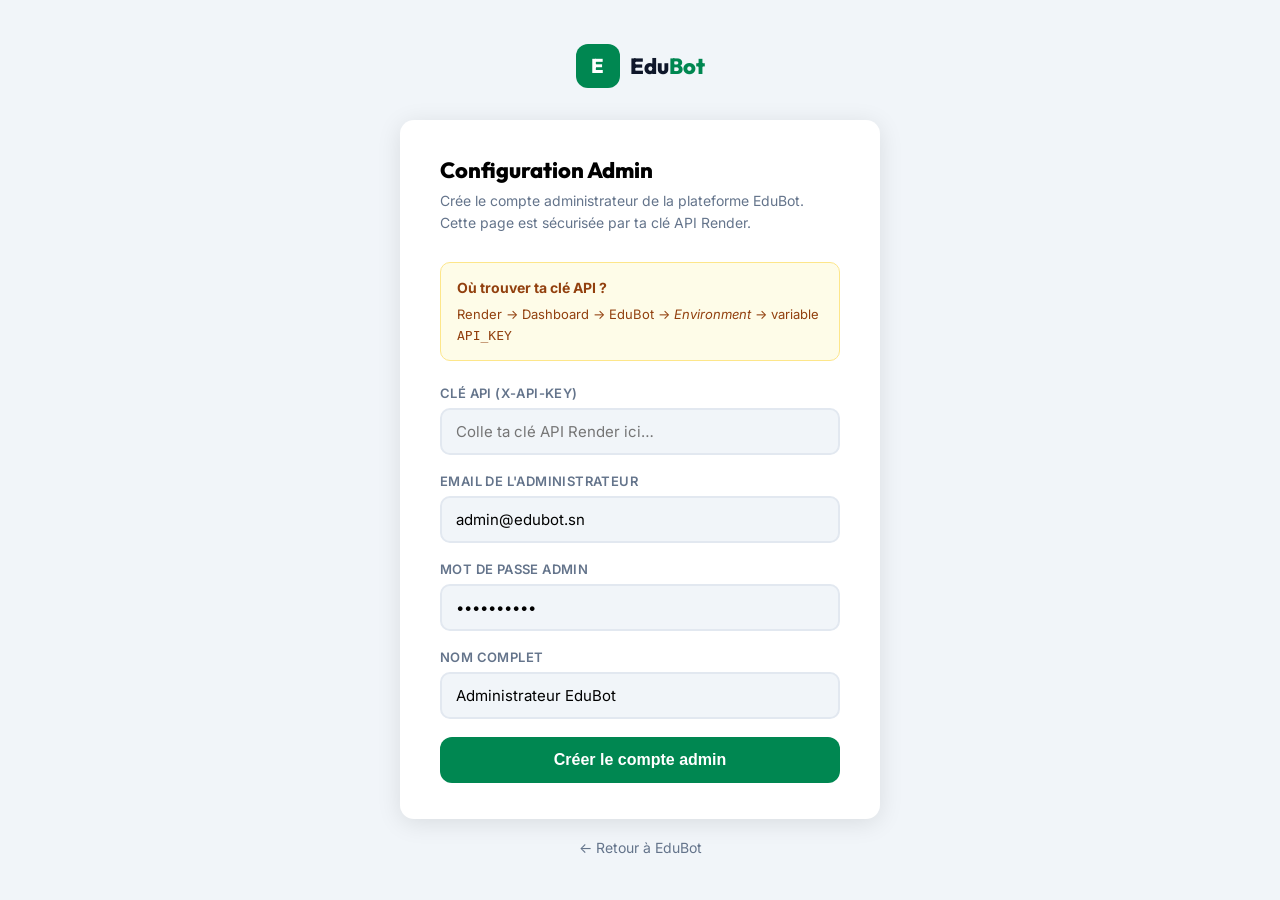
<file: frontend/admin_setup.html>
<!DOCTYPE html>
<html lang="fr">
<head>
  <meta charset="UTF-8" />
  <meta name="viewport" content="width=device-width, initial-scale=1.0" />
  <title>EduBot — Configuration Admin</title>
  <link href="https://fonts.googleapis.com/css2?family=Inter:wght@400;500;600;700&family=Outfit:wght@700;800&display=swap" rel="stylesheet" />
  <style>
    :root {
      --green: #008751; --green-light: #e6f4ed;
      --blue: #1a3a5c; --red: #e31b23;
      --bg: #f1f5f9; --card: #fff;
      --text: #0f172a; --muted: #64748b;
      --border: #e2e8f0; --radius: 14px;
    }
    * { box-sizing: border-box; margin: 0; padding: 0; }
    body { font-family: 'Inter', sans-serif; background: var(--bg); min-height: 100vh;
           display: flex; flex-direction: column; align-items: center; justify-content: center; padding: 24px; }

    .logo { display: flex; align-items: center; gap: 10px; margin-bottom: 32px; }
    .logo-box { width: 44px; height: 44px; border-radius: 12px; background: var(--green);
                display: flex; align-items: center; justify-content: center;
                font-family: 'Outfit', sans-serif; font-weight: 800; font-size: 20px; color: #fff; }
    .logo-text { font-family: 'Outfit', sans-serif; font-weight: 800; font-size: 22px; color: var(--text); }
    .logo-text span { color: var(--green); }

    .card { background: var(--card); border-radius: var(--radius); padding: 36px 40px;
            width: 100%; max-width: 480px; box-shadow: 0 4px 24px rgba(0,0,0,.1); }
    .card h1 { font-family: 'Outfit', sans-serif; font-size: 22px; font-weight: 800; margin-bottom: 6px; }
    .card p { color: var(--muted); font-size: 14px; margin-bottom: 28px; line-height: 1.6; }

    .info-box {
      background: #fefce8; border: 1px solid #fde68a; border-radius: 10px;
      padding: 14px 16px; margin-bottom: 24px; font-size: 13px; color: #92400e; line-height: 1.6;
    }
    .info-box strong { display: block; margin-bottom: 4px; font-size: 14px; }

    .field { margin-bottom: 18px; }
    label { display: block; font-size: 13px; font-weight: 600; color: var(--muted);
            text-transform: uppercase; letter-spacing: .4px; margin-bottom: 7px; }
    input {
      width: 100%; border: 2px solid var(--border); border-radius: 10px;
      padding: 12px 14px; font-size: 15px; font-family: 'Inter', sans-serif;
      outline: none; transition: border-color .15s; background: var(--bg);
    }
    input:focus { border-color: var(--green); background: #fff; }

    .btn {
      width: 100%; background: var(--green); color: #fff; border: none;
      padding: 14px; border-radius: 12px; font-size: 16px; font-weight: 700;
      cursor: pointer; transition: opacity .15s; margin-top: 8px;
      display: flex; align-items: center; justify-content: center; gap: 8px;
    }
    .btn:hover { opacity: .87; }
    .btn:disabled { opacity: .5; cursor: not-allowed; }

    .spinner { width: 18px; height: 18px; border: 2px solid rgba(255,255,255,.3);
               border-top-color: #fff; border-radius: 50%; animation: spin .7s linear infinite; }
    @keyframes spin { to { transform: rotate(360deg); } }

    .result { display: none; border-radius: 12px; padding: 18px 20px;
              margin-top: 20px; font-size: 14px; line-height: 1.6; }
    .result.success { background: var(--green-light); border: 1px solid #bbf7d0; color: #166534; }
    .result.error { background: #fee2e2; border: 1px solid #fca5a5; color: #991b1b; }
    .result strong { display: block; font-size: 16px; margin-bottom: 6px; }

    .step2 { display: none; }
    .step2.show { display: block; }
    .next-steps { background: var(--bg); border-radius: 10px; padding: 16px; margin-top: 16px; font-size: 14px; }
    .next-steps ol { padding-left: 18px; margin-top: 6px; line-height: 2; }
    .next-steps code { background: #e2e8f0; padding: 2px 6px; border-radius: 4px; font-size: 13px; }

    a.home-link { margin-top: 20px; font-size: 14px; color: var(--muted); text-decoration: none; }
    a.home-link:hover { color: var(--green); }
  </style>
</head>
<body>

<div class="logo">
  <div class="logo-box">E</div>
  <div class="logo-text">Edu<span>Bot</span></div>
</div>

<div class="card">
  <h1>Configuration Admin</h1>
  <p>Crée le compte administrateur de la plateforme EduBot.<br>
     Cette page est sécurisée par ta clé API Render.</p>

  <div class="info-box">
    <strong>Où trouver ta clé API ?</strong>
    Render → Dashboard → EduBot → <em>Environment</em> → variable <code>API_KEY</code>
  </div>

  <div class="field">
    <label>Clé API (X-API-Key)</label>
    <input type="password" id="api-key" placeholder="Colle ta clé API Render ici…" />
  </div>
  <div class="field">
    <label>Email de l'administrateur</label>
    <input type="email" id="admin-email" value="admin@edubot.sn" />
  </div>
  <div class="field">
    <label>Mot de passe admin</label>
    <input type="password" id="admin-password" placeholder="Minimum 6 caractères" value="Admin2026!" />
  </div>
  <div class="field">
    <label>Nom complet</label>
    <input type="text" id="admin-name" value="Administrateur EduBot" />
  </div>

  <button class="btn" id="btn-create" onclick="createAdmin()">
    Créer le compte admin
  </button>

  <div class="result" id="result-box"></div>

  <div class="step2" id="step2">
    <button class="btn" id="btn-login" onclick="loginAdmin()"
      style="background:#1a3a5c;margin-top:12px">
      → Se connecter maintenant comme admin
    </button>
    <div class="result" id="login-result-box" style="margin-top:12px"></div>
  </div>
</div>

<a class="home-link" href="/">← Retour à EduBot</a>

<script>
const API = window.API_URL || '/api';

async function createAdmin() {
  const apiKey   = document.getElementById('api-key').value.trim();
  const email    = document.getElementById('admin-email').value.trim();
  const password = document.getElementById('admin-password').value.trim();
  const fullName = document.getElementById('admin-name').value.trim();
  const btn      = document.getElementById('btn-create');
  const box      = document.getElementById('result-box');
  const step2    = document.getElementById('step2');

  if (!apiKey)    { showError('Entre ta clé API Render.'); return; }
  if (!email)     { showError('Entre un email valide.'); return; }
  if (password.length < 6) { showError('Mot de passe trop court (6 car. minimum).'); return; }

  btn.disabled = true;
  btn.innerHTML = '<div class="spinner"></div> Création en cours…';
  box.style.display = 'none';
  step2.classList.remove('show');

  try {
    const res = await fetch(API + '/auth/setup-admin', {
      method: 'POST',
      headers: {
        'Content-Type': 'application/json',
        'X-API-Key': apiKey,
      },
      body: JSON.stringify({ email, password, full_name: fullName }),
    });
    const data = await res.json();

    if (!res.ok) {
      showError(data.detail || `Erreur ${res.status}`);
    } else {
      box.className = 'result success';
      box.innerHTML = `<strong>✅ Compte admin ${data.action} !</strong>
        Email : <strong>${data.email}</strong><br>
        Tu peux maintenant te connecter avec cet email et ton mot de passe.`;
      box.style.display = 'block';
      step2.classList.add('show');
    }
  } catch (e) {
    showError('Erreur réseau : ' + e.message);
  } finally {
    btn.disabled = false;
    btn.innerHTML = 'Créer le compte admin';
  }
}

function showError(msg) {
  const box = document.getElementById('result-box');
  box.className = 'result error';
  box.innerHTML = `<strong>Erreur</strong>${msg}`;
  box.style.display = 'block';
}

async function loginAdmin() {
  const email    = document.getElementById('admin-email').value.trim();
  const password = document.getElementById('admin-password').value.trim();
  const btn      = document.getElementById('btn-login');
  const box      = document.getElementById('login-result-box');

  btn.disabled = true;
  btn.innerHTML = '<div class="spinner"></div> Connexion…';
  box.style.display = 'none';

  try {
    const res = await fetch(API + '/auth/login', {
      method: 'POST',
      headers: { 'Content-Type': 'application/json' },
      body: JSON.stringify({ method: 'email', identifier: email, password }),
    });
    const data = await res.json();
    if (!res.ok) throw new Error(data.detail || `Erreur ${res.status}`);

    localStorage.setItem('edubot_token', data.access_token);
    localStorage.setItem('edubot_user', JSON.stringify(data.user));

    box.className = 'result success';
    box.innerHTML = `<strong>✅ Connecté en tant qu'admin !</strong>
      Redirection vers l'interface de création de leçons…`;
    box.style.display = 'block';

    setTimeout(() => { window.location.href = '/admin_lessons.html'; }, 1500);
  } catch (e) {
    box.className = 'result error';
    box.innerHTML = `<strong>Erreur de connexion</strong>${e.message}`;
    box.style.display = 'block';
    btn.disabled = false;
    btn.innerHTML = '→ Se connecter maintenant comme admin';
  }
}
</script>
</body>
</html>
</file>
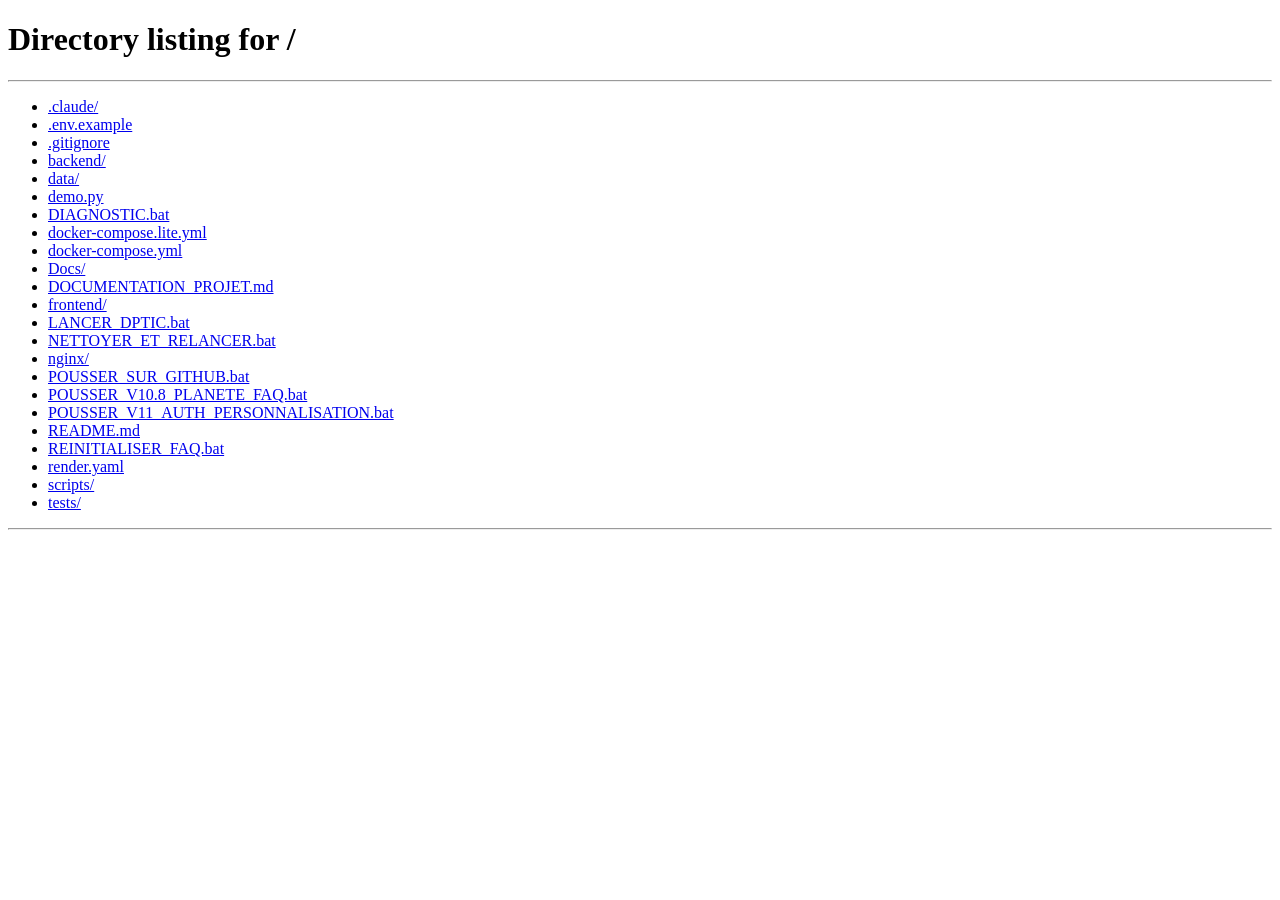
<file: frontend/dashboard.html>
<!DOCTYPE html>
<html lang="fr">
<head>
  <meta charset="UTF-8" />
  <meta name="viewport" content="width=device-width, initial-scale=1.0" />
  <title>EduBot — Mon Parcours</title>
  <link rel="preconnect" href="https://fonts.googleapis.com" />
  <link href="https://fonts.googleapis.com/css2?family=Inter:wght@400;500;600;700&family=Outfit:wght@600;700;800&display=swap" rel="stylesheet" />
  <style>
    :root {
      --green: #008751;
      --green-light: #e6f4ed;
      --green-mid: #00a562;
      --yellow: #fbbf24;
      --red: #e31b23;
      --blue: #3b82f6;
      --blue-light: #eff6ff;
      --purple: #8b5cf6;
      --purple-light: #f5f3ff;
      --bg: #f8fafc;
      --card: #ffffff;
      --text: #0f172a;
      --text-muted: #64748b;
      --border: #e2e8f0;
      --radius: 16px;
      --shadow: 0 1px 3px rgba(0,0,0,.08), 0 4px 16px rgba(0,0,0,.06);
    }
    * { box-sizing: border-box; margin: 0; padding: 0; }
    body { font-family: 'Inter', sans-serif; background: var(--bg); color: var(--text); min-height: 100vh; }

    /* ── NAV ── */
    nav {
      background: var(--card);
      border-bottom: 1px solid var(--border);
      padding: 0 24px;
      height: 64px;
      display: flex;
      align-items: center;
      justify-content: space-between;
      position: sticky;
      top: 0;
      z-index: 100;
      box-shadow: 0 1px 4px rgba(0,0,0,.06);
    }
    .nav-brand { display: flex; align-items: center; gap: 10px; }
    .nav-logo {
      width: 38px; height: 38px; border-radius: 10px;
      background: var(--green); display: flex; align-items: center; justify-content: center;
      font-size: 18px; color: #fff; font-family: 'Outfit', sans-serif; font-weight: 800;
    }
    .nav-title { font-family: 'Outfit', sans-serif; font-weight: 700; font-size: 18px; }
    .nav-title span { color: var(--green); }
    .nav-right { display: flex; align-items: center; gap: 12px; }
    .student-pill {
      background: var(--green-light); color: var(--green);
      padding: 6px 14px; border-radius: 20px; font-size: 13px; font-weight: 600;
    }
    .btn-chat {
      background: var(--green); color: #fff; border: none;
      padding: 8px 16px; border-radius: 10px; font-size: 13px; font-weight: 600;
      cursor: pointer; display: flex; align-items: center; gap: 6px;
      transition: opacity .15s;
    }
    .btn-chat:hover { opacity: .85; }

    /* ── LAYOUT ── */
    .layout { display: flex; min-height: calc(100vh - 64px); }

    /* ── SIDEBAR ── */
    .sidebar {
      width: 220px; min-width: 220px;
      background: #1a3a5c;
      border-right: none;
      padding: 28px 12px;
      display: flex; flex-direction: column; gap: 4px;
    }
    .sidebar-brand {
      font-family: 'Outfit', sans-serif; font-weight: 800; font-size: 20px;
      color: #fff; padding: 0 12px 24px; letter-spacing: -.3px;
    }
    .sidebar-brand span { color: #6ee7b7; }
    .nav-item {
      display: flex; align-items: center;
      padding: 11px 14px; border-radius: 10px;
      font-size: 14px; font-weight: 500; color: rgba(255,255,255,.65);
      cursor: pointer; transition: all .15s; border: none; background: none;
      width: 100%; text-align: left;
    }
    .nav-item:hover { background: rgba(255,255,255,.1); color: #fff; }
    .nav-item.active { background: rgba(110,231,183,.15); color: #6ee7b7; font-weight: 600; }
    .nav-item.nav-logout { color: rgba(255,255,255,.4); margin-top: 4px; }
    .nav-item.nav-logout:hover { color: #fca5a5; background: rgba(239,68,68,.1); }

    /* ── MAIN ── */
    main { flex: 1; padding: 32px; overflow-y: auto; max-width: 1100px; }

    /* ── SCREENS ── */
    .screen { display: none; }
    .screen.active { display: block; }

    /* ── DIAGNOSTIC ── */
    #screen-diagnostic { max-width: 700px; margin: 0 auto; }
    .diag-header {
      text-align: center; margin-bottom: 32px;
    }
    .diag-avatar {
      width: 72px; height: 72px; border-radius: 16px;
      background: var(--green-light);
      display: flex; align-items: center; justify-content: center;
      margin: 0 auto 16px;
      border: 2px solid #bbf7d0;
    }
    .diag-avatar svg { width: 36px; height: 36px; }
    .diag-header h1 { font-family: 'Outfit', sans-serif; font-size: 24px; margin-bottom: 8px; color: var(--text); }
    .diag-header p { color: var(--text-muted); font-size: 15px; line-height: 1.6; }
    .progress-bar-wrap { background: var(--border); border-radius: 99px; height: 6px; margin: 24px 0; }
    .progress-bar-fill { background: var(--green); height: 6px; border-radius: 99px; transition: width .4s; }
    .progress-label { text-align: right; font-size: 12px; color: var(--text-muted); margin-top: 4px; }
    .question-card {
      background: var(--card); border-radius: var(--radius);
      padding: 28px; box-shadow: var(--shadow); margin-bottom: 16px;
    }
    .question-subject-tag {
      display: inline-block; padding: 3px 10px; border-radius: 20px;
      font-size: 11px; font-weight: 600; text-transform: uppercase;
      margin-bottom: 12px;
    }
    .tag-francais { background: #fef3c7; color: #92400e; }
    .tag-mathematiques { background: #dbeafe; color: #1e40af; }
    .tag-sciences { background: #d1fae5; color: #065f46; }
    .tag-anglais { background: #ede9fe; color: #5b21b6; }
    .tag-histoire-geo { background: #fee2e2; color: #991b1b; }
    .question-text { font-size: 17px; font-weight: 600; margin-bottom: 20px; line-height: 1.5; }
    .options-grid { display: flex; flex-direction: column; gap: 10px; }
    .option-btn {
      display: flex; align-items: center; gap: 12px;
      padding: 14px 16px; border-radius: 12px;
      border: 2px solid var(--border); background: var(--bg);
      font-size: 15px; cursor: pointer; transition: all .15s;
      text-align: left; width: 100%;
    }
    .option-btn:hover { border-color: var(--green); background: var(--green-light); }
    .option-btn.selected { border-color: var(--green); background: var(--green-light); color: var(--green); font-weight: 600; }
    .option-btn.correct { border-color: #16a34a; background: #dcfce7; color: #15803d; }
    .option-btn.wrong { border-color: var(--red); background: #fee2e2; color: var(--red); }
    .option-label {
      width: 30px; height: 30px; border-radius: 8px;
      background: var(--border); display: flex; align-items: center;
      justify-content: center; font-weight: 700; font-size: 13px; flex-shrink: 0;
    }
    .diag-nav { display: flex; justify-content: space-between; align-items: center; margin-top: 20px; }
    .btn-primary {
      background: var(--green); color: #fff; border: none;
      padding: 12px 28px; border-radius: 12px; font-size: 15px; font-weight: 600;
      cursor: pointer; transition: opacity .15s;
    }
    .btn-primary:hover { opacity: .85; }
    .btn-primary:disabled { opacity: .4; cursor: not-allowed; }
    .btn-secondary {
      background: var(--bg); color: var(--text-muted); border: 2px solid var(--border);
      padding: 12px 22px; border-radius: 12px; font-size: 15px; font-weight: 500;
      cursor: pointer; transition: all .15s;
    }
    .btn-secondary:hover { border-color: var(--green); color: var(--green); }

    /* ── RÉSULTAT DIAGNOSTIC ── */
    .diag-result {
      background: var(--card); border-radius: var(--radius);
      padding: 36px; text-align: center; box-shadow: var(--shadow);
    }
    .result-score {
      font-family: 'Outfit', sans-serif; font-size: 56px; font-weight: 800;
      color: var(--green); line-height: 1;
    }
    .result-label { color: var(--text-muted); font-size: 15px; margin: 8px 0 24px; }
    .scores-by-subject { display: flex; flex-wrap: wrap; gap: 12px; justify-content: center; margin: 20px 0; }
    .score-pill {
      padding: 8px 16px; border-radius: 20px; font-size: 13px; font-weight: 600;
      background: var(--green-light); color: var(--green);
    }
    .result-message {
      background: var(--green-light); color: var(--green);
      padding: 16px 20px; border-radius: 12px; font-size: 15px;
      font-weight: 500; margin: 20px 0; line-height: 1.6;
    }

    /* ── DASHBOARD PRINCIPAL ── */
    .welcome-banner {
      background: linear-gradient(135deg, var(--green) 0%, var(--green-mid) 100%);
      color: #fff; border-radius: var(--radius); padding: 28px 32px;
      margin-bottom: 28px; position: relative; overflow: hidden;
    }
    .welcome-banner::after { content: none; }
    .welcome-banner h2 { font-family: 'Outfit', sans-serif; font-size: 22px; margin-bottom: 6px; }
    .welcome-banner p { opacity: .85; font-size: 14px; }
    .stats-row { display: grid; grid-template-columns: repeat(4, 1fr); gap: 16px; margin-bottom: 28px; }
    .stat-card {
      background: var(--card); border-radius: var(--radius);
      padding: 20px; box-shadow: var(--shadow);
      display: flex; flex-direction: column; gap: 6px;
    }
    .stat-icon { font-size: 24px; margin-bottom: 4px; }
    .stat-value { font-family: 'Outfit', sans-serif; font-size: 28px; font-weight: 800; }
    .stat-label { font-size: 12px; color: var(--text-muted); font-weight: 500; }
    .section-title {
      font-family: 'Outfit', sans-serif; font-size: 18px; font-weight: 700;
      margin-bottom: 16px; display: flex; align-items: center; gap: 8px;
    }
    .subjects-grid { display: grid; grid-template-columns: repeat(auto-fill, minmax(300px, 1fr)); gap: 16px; }
    .subject-card {
      background: var(--card); border-radius: var(--radius);
      padding: 20px; box-shadow: var(--shadow); cursor: pointer;
      transition: transform .15s, box-shadow .15s; border: 2px solid transparent;
    }
    .subject-card:hover { transform: translateY(-2px); box-shadow: 0 8px 24px rgba(0,0,0,.1); border-color: var(--green); }
    .subject-header { display: flex; align-items: center; gap: 12px; margin-bottom: 16px; }
    .subject-icon { font-size: 28px; }
    .subject-name { font-weight: 700; font-size: 16px; }
    .subject-count { font-size: 12px; color: var(--text-muted); }
    .subject-progress-bar { background: var(--border); border-radius: 99px; height: 8px; margin-bottom: 8px; }
    .subject-progress-fill { height: 8px; border-radius: 99px; transition: width .5s; }
    .subject-meta { display: flex; justify-content: space-between; font-size: 13px; color: var(--text-muted); }
    .subject-score { font-weight: 600; color: var(--green); }

    /* ── LEÇONS ── */
    #screen-lessons { max-width: 800px; }
    .back-btn {
      display: inline-flex; align-items: center; gap: 6px;
      color: var(--text-muted); font-size: 14px; font-weight: 500;
      cursor: pointer; margin-bottom: 20px; background: none; border: none;
      transition: color .15s;
    }
    .back-btn:hover { color: var(--green); }
    .lessons-list { display: flex; flex-direction: column; gap: 12px; }
    .lesson-item {
      background: var(--card); border-radius: var(--radius);
      padding: 18px 20px; box-shadow: var(--shadow);
      display: flex; align-items: center; gap: 16px;
      cursor: pointer; transition: all .15s; border: 2px solid transparent;
    }
    .lesson-item.locked { opacity: .65; cursor: not-allowed; filter: grayscale(0.2); }
    .lesson-item.completed { border-color: var(--green); background: #f8fffe; }
    .lesson-item.current { border-color: #3b82f6; background: #f0f7ff; }
    .lesson-item:not(.locked):hover { transform: translateX(4px); box-shadow: 0 4px 20px rgba(0,0,0,.1); }
    .lesson-item.completed:hover { border-color: var(--green); }
    .lesson-item.current:hover { border-color: #2563eb; }
    .lesson-num {
      width: 42px; height: 42px; border-radius: 12px; flex-shrink: 0;
      display: flex; align-items: center; justify-content: center;
      font-weight: 800; font-size: 15px; font-family: 'Outfit', sans-serif;
    }
    .lesson-num.done { background: var(--green); color: #fff; }
    .lesson-num.active { background: #3b82f6; color: #fff; }
    .lesson-num.locked { background: var(--border); color: var(--text-muted); }
    .lesson-info { flex: 1; }
    .lesson-title { font-weight: 600; font-size: 15px; margin-bottom: 4px; }
    .lesson-meta { font-size: 12px; color: var(--text-muted); }
    .lesson-badge {
      padding: 5px 12px; border-radius: 20px; font-size: 12px; font-weight: 600;
      white-space: nowrap;
    }
    .badge-done { background: var(--green-light); color: var(--green); }
    .badge-active { background: #dbeafe; color: #1d4ed8; }
    .badge-locked { background: var(--border); color: var(--text-muted); }

    /* ── CONTENU LEÇON ── */
    #screen-lesson-content { max-width: 800px; }
    .lesson-content-card {
      background: var(--card); border-radius: var(--radius);
      padding: 32px; box-shadow: var(--shadow); margin-bottom: 24px;
      line-height: 1.8; font-size: 15px;
    }
    .lesson-content-card h2 { font-family: 'Outfit', sans-serif; font-size: 22px; margin-bottom: 16px; color: var(--green); }
    .lesson-content-card h3 { font-size: 17px; font-weight: 600; margin: 20px 0 10px; }
    .lesson-content-card p { margin-bottom: 12px; }
    .lesson-content-card ul, .lesson-content-card ol { padding-left: 20px; margin-bottom: 12px; }
    .exercises-section { margin-top: 24px; }
    .exercise-card {
      background: var(--card); border-radius: var(--radius);
      padding: 24px; box-shadow: var(--shadow); margin-bottom: 16px;
    }
    .exercise-num { font-size: 12px; font-weight: 600; color: var(--text-muted); margin-bottom: 8px; }
    .exercise-q { font-size: 16px; font-weight: 600; margin-bottom: 16px; line-height: 1.5; }
    .exercise-feedback {
      padding: 12px 16px; border-radius: 10px; margin-top: 12px;
      font-size: 14px; font-weight: 500; display: none;
    }
    .exercise-feedback.correct { background: #dcfce7; color: #15803d; }
    .exercise-feedback.wrong { background: #fee2e2; color: #dc2626; }
    .submit-section { margin-top: 28px; text-align: center; }

    /* ── NOTES ── */
    #screen-grades { max-width: 800px; }
    .grades-header {
      background: var(--card); border-radius: var(--radius);
      padding: 24px; box-shadow: var(--shadow); margin-bottom: 20px;
      display: flex; align-items: center; gap: 20px;
    }
    .big-score {
      font-family: 'Outfit', sans-serif; font-size: 48px; font-weight: 800;
      color: var(--green); line-height: 1;
    }
    .grade-row {
      background: var(--card); border-radius: 12px; padding: 16px 20px;
      box-shadow: var(--shadow); margin-bottom: 10px;
      display: flex; align-items: center; gap: 16px;
    }
    .grade-icon { font-size: 20px; flex-shrink: 0; }
    .grade-info { flex: 1; }
    .grade-title { font-weight: 600; font-size: 14px; }
    .grade-subject { font-size: 12px; color: var(--text-muted); }
    .grade-score {
      font-family: 'Outfit', sans-serif; font-size: 22px; font-weight: 800;
    }
    .score-green { color: var(--green); }
    .score-orange { color: #f59e0b; }
    .score-red { color: var(--red); }

    /* ── AIDE / CHAT ── */
    #screen-help { max-width: 700px; }
    .help-card {
      background: var(--card); border-radius: var(--radius);
      padding: 24px; box-shadow: var(--shadow); margin-bottom: 16px;
    }
    .help-card h3 { font-weight: 700; margin-bottom: 8px; }
    .help-card p { color: var(--text-muted); font-size: 14px; margin-bottom: 16px; }
    .help-options { display: grid; grid-template-columns: 1fr 1fr; gap: 12px; margin-bottom: 16px; }
    .help-option {
      padding: 16px; border-radius: 12px; border: 2px solid var(--border);
      cursor: pointer; transition: all .15s; text-align: center;
      background: none;
    }
    .help-option:hover { border-color: var(--green); background: var(--green-light); }
    .help-option.selected { border-color: var(--green); background: var(--green-light); }
    .help-option .ho-icon { font-size: 28px; margin-bottom: 6px; }
    .help-option .ho-label { font-size: 13px; font-weight: 600; }
    textarea.help-input {
      width: 100%; border: 2px solid var(--border); border-radius: 12px;
      padding: 14px; font-size: 15px; font-family: 'Inter', sans-serif;
      resize: vertical; min-height: 100px; outline: none;
      transition: border-color .15s;
    }
    textarea.help-input:focus { border-color: var(--green); }
    .chat-messages {
      background: var(--bg); border-radius: 12px;
      padding: 16px; max-height: 350px; overflow-y: auto;
      margin-bottom: 16px; display: flex; flex-direction: column; gap: 10px;
    }
    .chat-msg {
      max-width: 85%; padding: 12px 16px; border-radius: 14px;
      font-size: 14px; line-height: 1.6;
    }
    .chat-msg.bot { background: var(--card); align-self: flex-start; box-shadow: var(--shadow); }
    .chat-msg.user { background: var(--green); color: #fff; align-self: flex-end; }
    .chat-msg.bot strong { color: var(--green); font-size: 12px; display: block; margin-bottom: 4px; }
    .chat-input-row { display: flex; gap: 10px; }
    .chat-input-row input {
      flex: 1; border: 2px solid var(--border); border-radius: 12px;
      padding: 12px 16px; font-size: 14px; font-family: 'Inter', sans-serif;
      outline: none; transition: border-color .15s;
    }
    .chat-input-row input:focus { border-color: var(--green); }

    /* ── LOADER ── */
    .loader {
      text-align: center; padding: 60px 20px; color: var(--text-muted);
    }
    .spinner {
      width: 40px; height: 40px; border: 3px solid var(--border);
      border-top-color: var(--green); border-radius: 50%;
      animation: spin .8s linear infinite; margin: 0 auto 16px;
    }
    @keyframes spin { to { transform: rotate(360deg); } }

    /* ── TOAST ── */
    .toast {
      position: fixed; bottom: 24px; right: 24px;
      background: #1e293b; color: #fff;
      padding: 14px 20px; border-radius: 12px;
      font-size: 14px; font-weight: 500;
      box-shadow: 0 8px 24px rgba(0,0,0,.2);
      transform: translateY(80px); opacity: 0;
      transition: all .3s; z-index: 999;
    }
    .toast.show { transform: translateY(0); opacity: 1; }
    .toast.success { border-left: 4px solid var(--green); }
    .toast.error { border-left: 4px solid var(--red); }

    /* ── RESPONSIVE ── */
    @media (max-width: 768px) {
      .sidebar { display: none; }
      main { padding: 16px; }
      .stats-row { grid-template-columns: 1fr 1fr; }
      .subjects-grid { grid-template-columns: 1fr; }
    }
  </style>
</head>
<body>

<!-- NAV -->
<nav>
  <div class="nav-brand">
    <div class="nav-logo">E</div>
    <div class="nav-title">Edu<span>Bot</span></div>
  </div>
  <div class="nav-right">
    <div class="student-pill" id="nav-student-name">Chargement...</div>
    <button class="btn-chat" onclick="showScreen('help')">Demander de l'aide</button>
  </div>
</nav>

<div class="layout">

  <!-- SIDEBAR -->
  <aside class="sidebar">
    <div class="sidebar-brand">Edu<span>Bot</span></div>
    <button class="nav-item active" id="nav-dashboard" onclick="showScreen('dashboard')">
      Tableau de bord
    </button>
    <button class="nav-item" id="nav-grades" onclick="showScreen('grades')">
      Mes notes
    </button>
    <button class="nav-item" id="nav-help" onclick="showScreen('help')">
      Demander de l'aide
    </button>
    <div style="flex:1"></div>
    <button class="nav-item nav-logout" onclick="logout()">
      Déconnexion
    </button>
  </aside>

  <!-- MAIN -->
  <main>

    <!-- ════ DIAGNOSTIC ════ -->
    <div id="screen-diagnostic" class="screen active">
      <div id="screen-diagnostic-inner">
        <div class="diag-header">
          <div class="diag-avatar">
            <svg viewBox="0 0 36 36" fill="none" xmlns="http://www.w3.org/2000/svg">
              <rect x="4" y="8" width="28" height="20" rx="4" stroke="#008751" stroke-width="2.2"/>
              <path d="M12 16h12M12 21h7" stroke="#008751" stroke-width="2.2" stroke-linecap="round"/>
              <circle cx="28" cy="8" r="4" fill="#008751"/>
            </svg>
          </div>
          <h1>Évaluation de positionnement</h1>
          <p>Réponds aux questions suivantes pour que nous puissions<br>adapter ton programme à ton niveau.</p>
        </div>
        <div class="progress-bar-wrap">
          <div class="progress-bar-fill" id="diag-progress" style="width:0%"></div>
        </div>
        <div class="progress-label" id="diag-progress-label">Question 1 / ?</div>
        <div id="diag-question-container"></div>
        <div class="diag-nav">
          <button class="btn-secondary" id="btn-diag-prev" onclick="diagPrev()" style="display:none">← Précédent</button>
          <button class="btn-primary" id="btn-diag-next" onclick="diagNext()" disabled>Suivant →</button>
        </div>
      </div>
      <!-- Résultat diagnostic -->
      <div id="diag-result-panel" style="display:none">
        <div class="diag-result">
          <div class="diag-avatar" style="background:#fef3c7;border-color:#fde68a">
            <svg viewBox="0 0 36 36" fill="none" xmlns="http://www.w3.org/2000/svg">
              <path d="M18 4l3.6 7.2L30 12.4l-6 5.8 1.4 8.2L18 22.4l-7.4 4L12 18.2l-6-5.8 8.4-1.2L18 4z" fill="#f59e0b" stroke="#f59e0b" stroke-width="1.5" stroke-linejoin="round"/>
            </svg>
          </div>
          <div class="result-score" id="result-score">0%</div>
          <div class="result-label">Score global au diagnostic</div>
          <div class="scores-by-subject" id="result-subjects"></div>
          <div class="result-message" id="result-message"></div>
          <button class="btn-primary" style="margin-top:8px" onclick="goToDashboard()">
            🚀 Démarrer mon parcours
          </button>
        </div>
      </div>
    </div>

    <!-- ════ DASHBOARD ════ -->
    <div id="screen-dashboard" class="screen">
      <div id="welcome-banner" class="welcome-banner">
        <h2>Bonjour, <span id="student-first-name">élève</span></h2>
        <p>Continue ton apprentissage là où tu t'es arrêté(e).</p>
      </div>
      <div class="stats-row">
        <div class="stat-card">
          <div class="stat-label">Leçons au total</div>
          <div class="stat-value" id="stat-total">—</div>
        </div>
        <div class="stat-card">
          <div class="stat-label">Leçons complétées</div>
          <div class="stat-value" id="stat-done">—</div>
        </div>
        <div class="stat-card">
          <div class="stat-label">Moyenne générale</div>
          <div class="stat-value" id="stat-avg">—</div>
        </div>
        <div class="stat-card">
          <div class="stat-label">Mon niveau</div>
          <div class="stat-value" id="stat-level">—</div>
        </div>
      </div>
      <div class="section-title">Mes matières</div>
      <div class="subjects-grid" id="subjects-grid">
        <div class="loader"><div class="spinner"></div>Chargement...</div>
      </div>
    </div>

    <!-- ════ LISTE LEÇONS (matière) ════ -->
    <div id="screen-lessons" class="screen">
      <button class="back-btn" onclick="showScreen('dashboard')">← Retour au tableau de bord</button>
      <div class="section-title" id="lessons-title">📖 Leçons</div>
      <div class="lessons-list" id="lessons-list"></div>
    </div>

    <!-- ════ CONTENU LEÇON ════ -->
    <div id="screen-lesson-content" class="screen">
      <button class="back-btn" id="lesson-back-btn" onclick="showScreen('lessons')">← Retour aux leçons</button>
      <div class="lesson-content-card" id="lesson-body"></div>
      <div class="exercises-section" id="exercises-section">
        <div class="section-title">Exercices</div>
        <div id="exercises-list"></div>
        <div class="submit-section">
          <button class="btn-primary" id="btn-submit-lesson" onclick="submitLesson()" disabled>
            Valider mes réponses
          </button>
          <div style="margin-top:10px;font-size:13px;color:var(--text-muted)" id="submit-hint">
            Réponds à tous les exercices pour activer le bouton.
          </div>
        </div>
      </div>
    </div>

    <!-- ════ NOTES ════ -->
    <div id="screen-grades" class="screen">
      <div class="section-title">Mon carnet de notes</div>
      <div class="grades-header">
        <div class="big-score" id="grades-avg">—%</div>
        <div>
          <div style="font-weight:600;font-size:16px">Moyenne générale</div>
          <div style="color:var(--text-muted);font-size:13px" id="grades-count">—</div>
        </div>
      </div>
      <div id="grades-list">
        <div class="loader"><div class="spinner"></div>Chargement...</div>
      </div>
    </div>

    <!-- ════ AIDE ════ -->
    <div id="screen-help" class="screen">
      <div class="section-title">Demander de l'aide</div>
      <div class="help-card">
        <h3>Tu as une question ? EduBot est là !</h3>
        <p>Pose ta question directement à EduBot ou demande à ton tuteur humain.</p>
        <div class="chat-messages" id="chat-messages">
          <div class="chat-msg bot">
            <strong>EduBot</strong>
            Bonjour ! Je suis ton assistant pédagogique. Pose-moi n'importe quelle question sur tes leçons et je t'aiderai.
          </div>
        </div>
        <div class="chat-input-row">
          <input type="text" id="chat-input" placeholder="Écris ta question ici..." onkeydown="if(event.key==='Enter')sendChat()" />
          <button class="btn-primary" onclick="sendChat()">Envoyer</button>
        </div>
      </div>
      <div class="help-card">
        <h3>Demander à mon tuteur</h3>
        <p>Si tu as besoin d'une aide plus personnalisée, envoie un message à ton tuteur.</p>
        <textarea class="help-input" id="tutor-msg" placeholder="Décris ta difficulté ou ta question à ton tuteur..."></textarea>
        <div style="margin-top:12px">
          <button class="btn-primary" onclick="sendTutorRequest()">📩 Envoyer au tuteur</button>
        </div>
      </div>
    </div>

  </main>
</div>

<!-- TOAST -->
<div class="toast" id="toast"></div>

<script>
// ════════════════════════════════════════
//  CONFIG & STATE
// ════════════════════════════════════════
const API = window.API_URL || '/api';
let token = localStorage.getItem('edubot_token');
let currentUser = null;
let dashboardData = null;
let currentLesson = null;
let currentSubject = null;
let diagQuestions = [];
let diagCurrent = 0;
let diagAnswers = {};

// ════════════════════════════════════════
//  INIT
// ════════════════════════════════════════
async function init() {
  if (!token) { window.location.href = '/'; return; }

  try {
    const meResp = await apiFetch('/auth/me');
    currentUser = meResp.user || meResp;
    const me = currentUser;
    document.getElementById('nav-student-name').textContent = (me.full_name || me.ien || 'Élève').split(' ')[0];
    document.getElementById('student-first-name').textContent = (me.full_name || 'élève').split(' ')[0];
    document.getElementById('stat-level').textContent = me.level || '—';

    // Vérifier si le diagnostic est nécessaire
    const diag = await apiFetch('/learning/diagnostic/start', 'POST');
    if (diag.needs_diagnostic) {
      diagQuestions = diag.questions || [];
      renderDiagQuestion();
      showScreen('diagnostic');
    } else {
      await loadDashboard();
      showScreen('dashboard');
    }
  } catch (e) {
    console.error("Dashboard init error:", e);
    // Si l'API learning est indisponible (DB vide, déploiement en cours…)
    // ne pas déconnecter l'élève — afficher un écran d'attente
    if (e?.status === 401) {
      localStorage.removeItem('edubot_token');
      localStorage.removeItem('edubot_user');
      window.location.href = '/';
    } else {
      showFallbackWelcome();
    }
  }
}

function showFallbackWelcome() {
  const main = document.querySelector('main');
  if (!main) return;
  main.innerHTML = `
    <div style="display:flex;flex-direction:column;align-items:center;justify-content:center;min-height:60vh;text-align:center;padding:40px 20px;">
      <div style="font-size:64px;margin-bottom:20px">📚</div>
      <h2 style="font-size:24px;font-weight:700;color:var(--text);margin-bottom:12px">Bienvenue sur EduBot !</h2>
      <p style="color:var(--text-muted);font-size:15px;max-width:480px;line-height:1.6;margin-bottom:28px">
        Ton espace d'apprentissage est en cours de préparation.<br>
        Les leçons et le diagnostic seront disponibles dans quelques instants.
      </p>
      <div style="background:var(--green-light);border:1px solid #bbf7d0;border-radius:12px;padding:16px 24px;margin-bottom:28px;font-size:14px;color:#166534;max-width:400px;">
        ⏳ Le serveur charge le programme scolaire… Actualise la page dans 30 secondes.
      </div>
      <button onclick="window.location.reload()" style="background:var(--green);color:#fff;border:none;padding:12px 28px;border-radius:12px;font-size:15px;font-weight:600;cursor:pointer;">
        🔄 Actualiser
      </button>
      <button onclick="window.location.href='/'" style="margin-top:12px;background:none;border:none;color:var(--text-muted);font-size:13px;cursor:pointer;text-decoration:underline;">
        Retour au chat
      </button>
    </div>`;
}

// ════════════════════════════════════════
//  API HELPER
// ════════════════════════════════════════
async function apiFetch(path, method = 'GET', body = null) {
  const opts = {
    method,
    headers: {
      'Content-Type': 'application/json',
      'Authorization': `Bearer ${token}`,
    },
  };
  if (body) opts.body = JSON.stringify(body);
  const res = await fetch(API + path, opts);
  if (!res.ok) {
    const err = await res.json().catch(() => ({}));
    const error = new Error(err.detail || `Erreur ${res.status}`);
    error.status = res.status;
    throw error;
  }
  return res.json();
}

// ════════════════════════════════════════
//  NAVIGATION
// ════════════════════════════════════════
function showScreen(name) {
  document.querySelectorAll('.screen').forEach(s => s.classList.remove('active'));
  document.querySelectorAll('.nav-item').forEach(b => b.classList.remove('active'));

  const map = {
    'diagnostic': 'screen-diagnostic',
    'dashboard': 'screen-dashboard',
    'lessons': 'screen-lessons',
    'lesson-content': 'screen-lesson-content',
    'grades': 'screen-grades',
    'help': 'screen-help',
  };
  const navMap = {
    'dashboard': 'nav-dashboard',
    'lessons': 'nav-dashboard', 'lesson-content': 'nav-dashboard',
    'grades': 'nav-grades', 'help': 'nav-help',
  };

  const screenId = map[name] || 'screen-dashboard';
  const navId = navMap[name];
  document.getElementById(screenId)?.classList.add('active');
  if (navId) document.getElementById(navId)?.classList.add('active');

  if (name === 'grades') loadGrades();
}

function logout() {
  localStorage.removeItem('edubot_token');
  localStorage.removeItem('edubot_user');
  window.location.href = '/';
}

// ════════════════════════════════════════
//  DIAGNOSTIC
// ════════════════════════════════════════
const SUBJECT_LABELS = {
  francais: 'Français', mathematiques: 'Mathématiques',
  sciences: 'Sciences', anglais: 'Anglais', 'histoire-geo': 'Histoire-Géo',
};
const SUBJECT_COLORS = {
  francais: 'tag-francais', mathematiques: 'tag-mathematiques',
  sciences: 'tag-sciences', anglais: 'tag-anglais', 'histoire-geo': 'tag-histoire-geo',
};

function renderDiagQuestion() {
  const q = diagQuestions[diagCurrent];
  if (!q) return;

  const total = diagQuestions.length;
  const pct = Math.round((diagCurrent / total) * 100);
  document.getElementById('diag-progress').style.width = pct + '%';
  document.getElementById('diag-progress-label').textContent = `Question ${diagCurrent + 1} / ${total}`;

  const subjectTag = SUBJECT_COLORS[q.subject] || '';
  const subjectLabel = SUBJECT_LABELS[q.subject] || q.subject;
  const selected = diagAnswers[q.id];

  const html = `
    <div class="question-card">
      <span class="question-subject-tag ${subjectTag}">${subjectLabel}</span>
      <div class="question-text">${q.question}</div>
      <div class="options-grid">
        ${(q.options || []).map(opt => `
          <button class="option-btn ${selected === opt.label ? 'selected' : ''}"
                  onclick="selectDiagOption('${q.id}', '${opt.label}', this)">
            <span class="option-label">${opt.label}</span>
            ${opt.text}
          </button>
        `).join('')}
      </div>
    </div>`;

  document.getElementById('diag-question-container').innerHTML = html;
  document.getElementById('btn-diag-prev').style.display = diagCurrent > 0 ? 'block' : 'none';
  document.getElementById('btn-diag-next').disabled = !selected;
  document.getElementById('btn-diag-next').textContent =
    diagCurrent === total - 1 ? '✅ Terminer le diagnostic' : 'Suivant →';
}

function selectDiagOption(qId, label, btn) {
  diagAnswers[qId] = label;
  btn.closest('.options-grid').querySelectorAll('.option-btn').forEach(b => b.classList.remove('selected'));
  btn.classList.add('selected');
  document.getElementById('btn-diag-next').disabled = false;
}

function diagNext() {
  if (diagCurrent < diagQuestions.length - 1) {
    diagCurrent++;
    renderDiagQuestion();
  } else {
    submitDiagnostic();
  }
}

function diagPrev() {
  if (diagCurrent > 0) { diagCurrent--; renderDiagQuestion(); }
}

async function submitDiagnostic() {
  const answers = Object.entries(diagAnswers).map(([question_id, answer]) => ({ question_id, answer }));
  try {
    document.getElementById('btn-diag-next').disabled = true;
    document.getElementById('btn-diag-next').textContent = '⏳ Analyse...';
    const result = await apiFetch('/learning/diagnostic/submit', 'POST', { answers });

    // Afficher le résultat
    document.getElementById('screen-diagnostic-inner').style.display = 'none';
    document.getElementById('diag-result-panel').style.display = 'block';
    document.getElementById('result-score').textContent = result.overall_score + '%';
    document.getElementById('result-message').textContent = result.message;

    const subjHtml = Object.entries(result.scores_by_subject || {}).map(([s, pct]) =>
      `<div class="score-pill">${SUBJECT_LABELS[s] || s} : ${pct}%</div>`
    ).join('');
    document.getElementById('result-subjects').innerHTML = subjHtml;
  } catch (e) {
    toast(e.message, 'error');
    document.getElementById('btn-diag-next').disabled = false;
    document.getElementById('btn-diag-next').textContent = '✅ Terminer le diagnostic';
  }
}

async function goToDashboard() {
  await loadDashboard();
  showScreen('dashboard');
}

// ════════════════════════════════════════
//  DASHBOARD
// ════════════════════════════════════════
const SUBJECT_ICONS = {
  francais: '📝', mathematiques: '🔢', sciences: '🔬',
  anglais: '🌍', 'histoire-geo': '🗺️',
};
const SUBJECT_COLORS_HEX = {
  francais: '#f59e0b', mathematiques: '#3b82f6',
  sciences: '#10b981', anglais: '#8b5cf6', 'histoire-geo': '#ef4444',
};

async function loadDashboard() {
  try {
    const data = await apiFetch('/learning/dashboard');
    dashboardData = data;

    const stats = data.global_stats || {};
    document.getElementById('stat-total').textContent = stats.total_lessons || 0;
    document.getElementById('stat-done').textContent = stats.completed_lessons || 0;
    document.getElementById('stat-avg').textContent = (stats.global_average || 0) + '%';
    if (data.student?.level) document.getElementById('stat-level').textContent = data.student.level;

    renderSubjectsGrid(data.subjects || []);
  } catch (e) {
    document.getElementById('subjects-grid').innerHTML =
      '<p style="color:var(--text-muted);padding:20px">Aucun parcours disponible pour le moment. Complète le diagnostic pour débloquer tes leçons.</p>';
  }
}

function renderSubjectsGrid(subjects) {
  if (!subjects.length) {
    document.getElementById('subjects-grid').innerHTML =
      '<p style="color:var(--text-muted);padding:20px">Aucune matière disponible. Complète d\'abord le diagnostic.</p>';
    return;
  }
  document.getElementById('subjects-grid').innerHTML = subjects.map(s => {
    const icon = SUBJECT_ICONS[s.subject] || '📚';
    const color = SUBJECT_COLORS_HEX[s.subject] || 'var(--green)';
    const label = SUBJECT_LABELS[s.subject] || s.subject;
    return `
      <div class="subject-card" onclick="openSubject('${s.subject}')">
        <div class="subject-header">
          <div class="subject-icon">${icon}</div>
          <div>
            <div class="subject-name">${label}</div>
            <div class="subject-count">${s.completed}/${s.total_lessons} leçon${s.total_lessons > 1 ? 's' : ''}</div>
          </div>
        </div>
        <div class="subject-progress-bar">
          <div class="subject-progress-fill" style="width:${s.progress_pct}%;background:${color}"></div>
        </div>
        <div class="subject-meta">
          <span>${s.progress_pct}% complété</span>
          <span class="subject-score">Moy. ${s.avg_score}%</span>
        </div>
      </div>`;
  }).join('');
}

// ════════════════════════════════════════
//  LEÇONS
// ════════════════════════════════════════
function openSubject(subject) {
  currentSubject = subject;
  const subjectData = (dashboardData?.subjects || []).find(s => s.subject === subject);
  if (!subjectData) return;

  const label = SUBJECT_LABELS[subject] || subject;
  const icon = SUBJECT_ICONS[subject] || '📚';
  document.getElementById('lessons-title').innerHTML = `${icon} ${label}`;

  const lessons = subjectData.lessons || [];

  // Moodle-style : toutes les leçons visibles, déverrouillage séquentiel.
  // Complétée → verte + coche, En cours → bleue + accessible, Verrouillée → grisée + cadenas.
  let firstActiveFound = false;
  const rows = lessons.map(l => {
    const isDone = l.status === 'completed';
    let isCurrent = false;
    if (!isDone && !firstActiveFound) {
      isCurrent = true;
      firstActiveFound = true;
    }
    const isLocked = !isDone && !isCurrent;

    const numClass = isDone ? 'done' : (isCurrent ? 'active' : 'locked');
    const badgeClass = isDone ? 'badge-done' : (isCurrent ? 'badge-active' : 'badge-locked');
    const badgeText = isDone ? '✓ Complétée' : (isCurrent ? 'Commencer →' : 'Verrouillée');
    const score = isDone && l.score != null ? ` · ${l.score}%` : '';
    const clickable = isDone || isCurrent;

    // Icône dans le cercle numéroté
    const checkSVG = `<svg viewBox="0 0 24 24" width="18" height="18" fill="none" stroke="currentColor" stroke-width="3"><polyline points="20,6 9,17 4,12"/></svg>`;
    const lockSVG  = `<svg viewBox="0 0 24 24" width="15" height="15" fill="none" stroke="currentColor" stroke-width="2.5"><rect x="5" y="11" width="14" height="10" rx="2"/><path d="M8 11V7a4 4 0 0 1 8 0v4"/></svg>`;
    const numContent = isDone ? checkSVG : (isLocked ? lockSVG : l.order);

    const itemClass = `lesson-item ${isDone ? 'completed' : (isCurrent ? 'current' : 'locked')}`;

    return `
      <div class="${itemClass}" onclick="${clickable ? `openLesson(${l.id})` : ''}">
        <div class="lesson-num ${numClass}">${numContent}</div>
        <div class="lesson-info">
          <div class="lesson-title">${l.title}</div>
          <div class="lesson-meta">${l.duration_minutes || 20} min${score}</div>
        </div>
        <span class="lesson-badge ${badgeClass}">${badgeText}</span>
      </div>`;
  });

  document.getElementById('lessons-list').innerHTML = rows.join('');
  showScreen('lessons');
}

async function openLesson(lessonId) {
  try {
    const data = await apiFetch(`/learning/lessons/${lessonId}`);
    currentLesson = { id: lessonId, exercises: data.exercises || [] };

    // Réinitialiser les réponses et désactiver le bouton Valider
    Object.keys(exerciseAnswers).forEach(k => delete exerciseAnswers[k]);
    const submitBtn = document.getElementById('btn-submit-lesson');
    if (submitBtn) {
      submitBtn.disabled = true;
      submitBtn.textContent = 'Valider mes réponses';
      submitBtn.style.background = '';
    }

    // Afficher le contenu
    const lesson = data.lesson;
    document.getElementById('lesson-body').innerHTML = `
      <h2>${lesson.title}</h2>
      <div style="color:var(--text-muted);font-size:13px;margin-bottom:20px">
        ⏱️ ${lesson.duration_minutes || 20} minutes · ${SUBJECT_LABELS[lesson.subject] || lesson.subject}
      </div>
      <div>${formatContent(lesson.content || '')}</div>`;

    // Afficher les exercices
    if (data.exercises && data.exercises.length) {
      document.getElementById('exercises-section').style.display = 'block';
      document.getElementById('exercises-list').innerHTML = data.exercises.map((ex, i) => `
        <div class="exercise-card" id="ex-card-${ex.id}">
          <div class="exercise-num">Exercice ${i + 1} · ${ex.points} point${ex.points > 1 ? 's' : ''}</div>
          <div class="exercise-q">${ex.question}</div>
          <div class="options-grid" id="ex-opts-${ex.id}">
            ${(ex.options || []).map(opt => `
              <button class="option-btn" onclick="selectExOption(${ex.id}, '${opt.label}', this)">
                <span class="option-label">${opt.label}</span> ${opt.text}
              </button>`).join('')}
          </div>
          <div class="exercise-feedback" id="ex-fb-${ex.id}"></div>
        </div>`).join('');
    } else {
      document.getElementById('exercises-section').style.display = 'none';
    }

    document.getElementById('lesson-back-btn').onclick = () => openSubject(lesson.subject);
    showScreen('lesson-content');
  } catch (e) {
    toast(e.message, 'error');
  }
}

function formatContent(text) {
  // Rendu simple Markdown-like
  return text
    .replace(/## (.*)/g, '<h3>$1</h3>')
    .replace(/# (.*)/g, '<h2>$1</h2>')
    .replace(/\*\*(.*?)\*\*/g, '<strong>$1</strong>')
    .replace(/\*(.*?)\*/g, '<em>$1</em>')
    .replace(/\n\n/g, '</p><p>')
    .replace(/\n/g, '<br>');
}

const exerciseAnswers = {};

function selectExOption(exId, label, btn) {
  exerciseAnswers[exId] = label;
  btn.closest('.options-grid').querySelectorAll('.option-btn').forEach(b => b.classList.remove('selected'));
  btn.classList.add('selected');
  checkSubmitEnable();
}

function retryLesson() {
  if (currentLesson) openLesson(currentLesson.id);
}

function checkSubmitEnable() {
  if (!currentLesson) return;
  const allAnswered = currentLesson.exercises.every(ex => exerciseAnswers[ex.id] !== undefined);
  const btn = document.getElementById('btn-submit-lesson');
  const hint = document.getElementById('submit-hint');
  if (btn) btn.disabled = !allAnswered;
  if (hint) hint.style.display = allAnswered ? 'none' : 'block';
}

async function submitLesson() {
  if (!currentLesson) return;
  const exIds = currentLesson.exercises.map(e => e.id);
  const answers = exIds.map(id => ({ exercise_id: id, answer: exerciseAnswers[id] || '' }));

  try {
    document.getElementById('btn-submit-lesson').disabled = true;
    document.getElementById('btn-submit-lesson').textContent = '⏳ Correction...';
    const result = await apiFetch(`/learning/lessons/${currentLesson.id}/complete`, 'POST', { answers });

    // Afficher les corrections
    (result.results || []).forEach(r => {
      const opts = document.querySelectorAll(`#ex-opts-${r.exercise_id} .option-btn`);
      opts.forEach(btn => {
        const lbl = btn.querySelector('.option-label')?.textContent?.trim();
        if (lbl === r.correct_answer) btn.classList.add('correct');
        else if (lbl === exerciseAnswers[r.exercise_id] && !r.is_correct) btn.classList.add('wrong');
        btn.onclick = null;
      });
      const fb = document.getElementById(`ex-fb-${r.exercise_id}`);
      if (fb) {
        fb.className = 'exercise-feedback ' + (r.is_correct ? 'correct' : 'wrong');
        fb.style.display = 'block';
        fb.textContent = r.is_correct
          ? '✅ Bonne réponse !' + (r.explanation ? ' ' + r.explanation : '')
          : `❌ Réponse correcte : ${r.correct_answer}${r.explanation ? '. ' + r.explanation : ''}`;
      }
    });

    // Afficher le panneau de résultat
    const passed = result.passed;
    if (passed) await loadDashboard();

    const submitSection = document.querySelector('.submit-section');
    if (submitSection) {
      const nextBtn = (result.next_lesson && passed)
        ? `<button class="btn-primary" style="min-width:200px" onclick="openLesson(${result.next_lesson.id})">
             Leçon suivante : ${result.next_lesson.title} →
           </button>`
        : '';
      const retryBtn = !passed
        ? `<button class="btn-secondary" style="margin-top:8px" onclick="retryLesson()">Réessayer</button>`
        : '';
      submitSection.innerHTML = `
        <div style="background:${passed ? '#f0fdf4' : '#fffbeb'};border:1px solid ${passed ? '#bbf7d0' : '#fde68a'};
          border-radius:14px;padding:20px 24px;text-align:center;margin-bottom:8px">
          <div style="font-size:22px;font-weight:800;color:${passed ? '#16a34a' : '#d97706'};margin-bottom:4px">
            ${result.overall_score !== undefined ? result.overall_score + '%' : (passed ? 'Réussi' : 'À améliorer')}
          </div>
          <div style="font-size:14px;color:#64748b;margin-bottom:16px">${result.message || ''}</div>
          ${nextBtn}
          ${retryBtn}
          <button class="btn-secondary" style="margin-top:8px;display:block;width:100%;max-width:200px;margin-left:auto;margin-right:auto"
            onclick="openSubject(currentSubject)">← Retour à la liste</button>
        </div>`;
    }
  } catch (e) {
    toast(e.message, 'error');
    document.getElementById('btn-submit-lesson').disabled = false;
    document.getElementById('btn-submit-lesson').textContent = '✅ Valider mes réponses';
  }
}

// ════════════════════════════════════════
//  NOTES
// ════════════════════════════════════════
async function loadGrades() {
  document.getElementById('grades-list').innerHTML = '<div class="loader"><div class="spinner"></div>Chargement...</div>';
  try {
    const data = await apiFetch('/learning/grades');
    const grades = data.grades || [];

    if (!grades.length) {
      document.getElementById('grades-list').innerHTML = '<p style="color:var(--text-muted);padding:20px">Aucune note pour l\'instant. Complète des exercices !</p>';
      return;
    }

    const allScores = grades.map(g => g.score_pct);
    const avg = Math.round(allScores.reduce((a, b) => a + b, 0) / allScores.length);
    document.getElementById('grades-avg').textContent = avg + '%';
    document.getElementById('grades-count').textContent = `${grades.length} leçon${grades.length > 1 ? 's' : ''} évaluée${grades.length > 1 ? 's' : ''}`;

    document.getElementById('grades-list').innerHTML = grades.map(g => {
      const icon = SUBJECT_ICONS[g.subject] || '📚';
      const scoreClass = g.score_pct >= 75 ? 'score-green' : (g.score_pct >= 50 ? 'score-orange' : 'score-red');
      return `
        <div class="grade-row">
          <div class="grade-icon">${icon}</div>
          <div class="grade-info">
            <div class="grade-title">${g.lesson_title}</div>
            <div class="grade-subject">${SUBJECT_LABELS[g.subject] || g.subject} · ${g.exercises.length} exercice${g.exercises.length > 1 ? 's' : ''}</div>
          </div>
          <div class="grade-score ${scoreClass}">${g.score_pct}%</div>
        </div>`;
    }).join('');
  } catch (e) {
    document.getElementById('grades-list').innerHTML = '<p style="color:var(--text-muted);padding:20px">Erreur de chargement.</p>';
  }
}

// ════════════════════════════════════════
//  AIDE / CHAT EDUBOT
// ════════════════════════════════════════
async function sendChat() {
  const input = document.getElementById('chat-input');
  const msg = input.value.trim();
  if (!msg) return;
  input.value = '';

  addChatMsg(msg, 'user');

  try {
    // Utilise l'endpoint chat existant d'EduBot
    const res = await fetch(API + '/chat', {
      method: 'POST',
      headers: { 'Content-Type': 'application/json', 'Authorization': `Bearer ${token}` },
      body: JSON.stringify({ message: msg, session_id: currentUser?.session_id || 'dashboard' }),
    });
    const data = await res.json();
    addChatMsg(data.response || data.message || 'Je n\'ai pas pu trouver une réponse. Essaie de reformuler.', 'bot');
  } catch (e) {
    addChatMsg('Désolé, je ne peux pas répondre pour le moment. Réessaie dans quelques instants.', 'bot');
  }
}

function addChatMsg(text, role) {
  const container = document.getElementById('chat-messages');
  const div = document.createElement('div');
  div.className = `chat-msg ${role}`;
  if (role === 'bot') div.innerHTML = `<strong>EduBot</strong>${text}`;
  else div.textContent = text;
  container.appendChild(div);
  container.scrollTop = container.scrollHeight;
}

async function sendTutorRequest() {
  const msg = document.getElementById('tutor-msg').value.trim();
  if (!msg) { toast('Écris un message pour ton tuteur.', 'error'); return; }
  try {
    await apiFetch('/learning/help', 'POST', { message: msg, request_type: 'tutor' });
    document.getElementById('tutor-msg').value = '';
    toast('✅ Message envoyé à ton tuteur !', 'success');
  } catch (e) {
    toast(e.message, 'error');
  }
}

// ════════════════════════════════════════
//  TOAST
// ════════════════════════════════════════
function toast(msg, type = '') {
  const t = document.getElementById('toast');
  t.textContent = msg;
  t.className = `toast ${type} show`;
  setTimeout(() => t.classList.remove('show'), 3500);
}

// ════════════════════════════════════════
//  START
// ════════════════════════════════════════
window.addEventListener('DOMContentLoaded', init);
</script>
</body>
</html>
</file>
